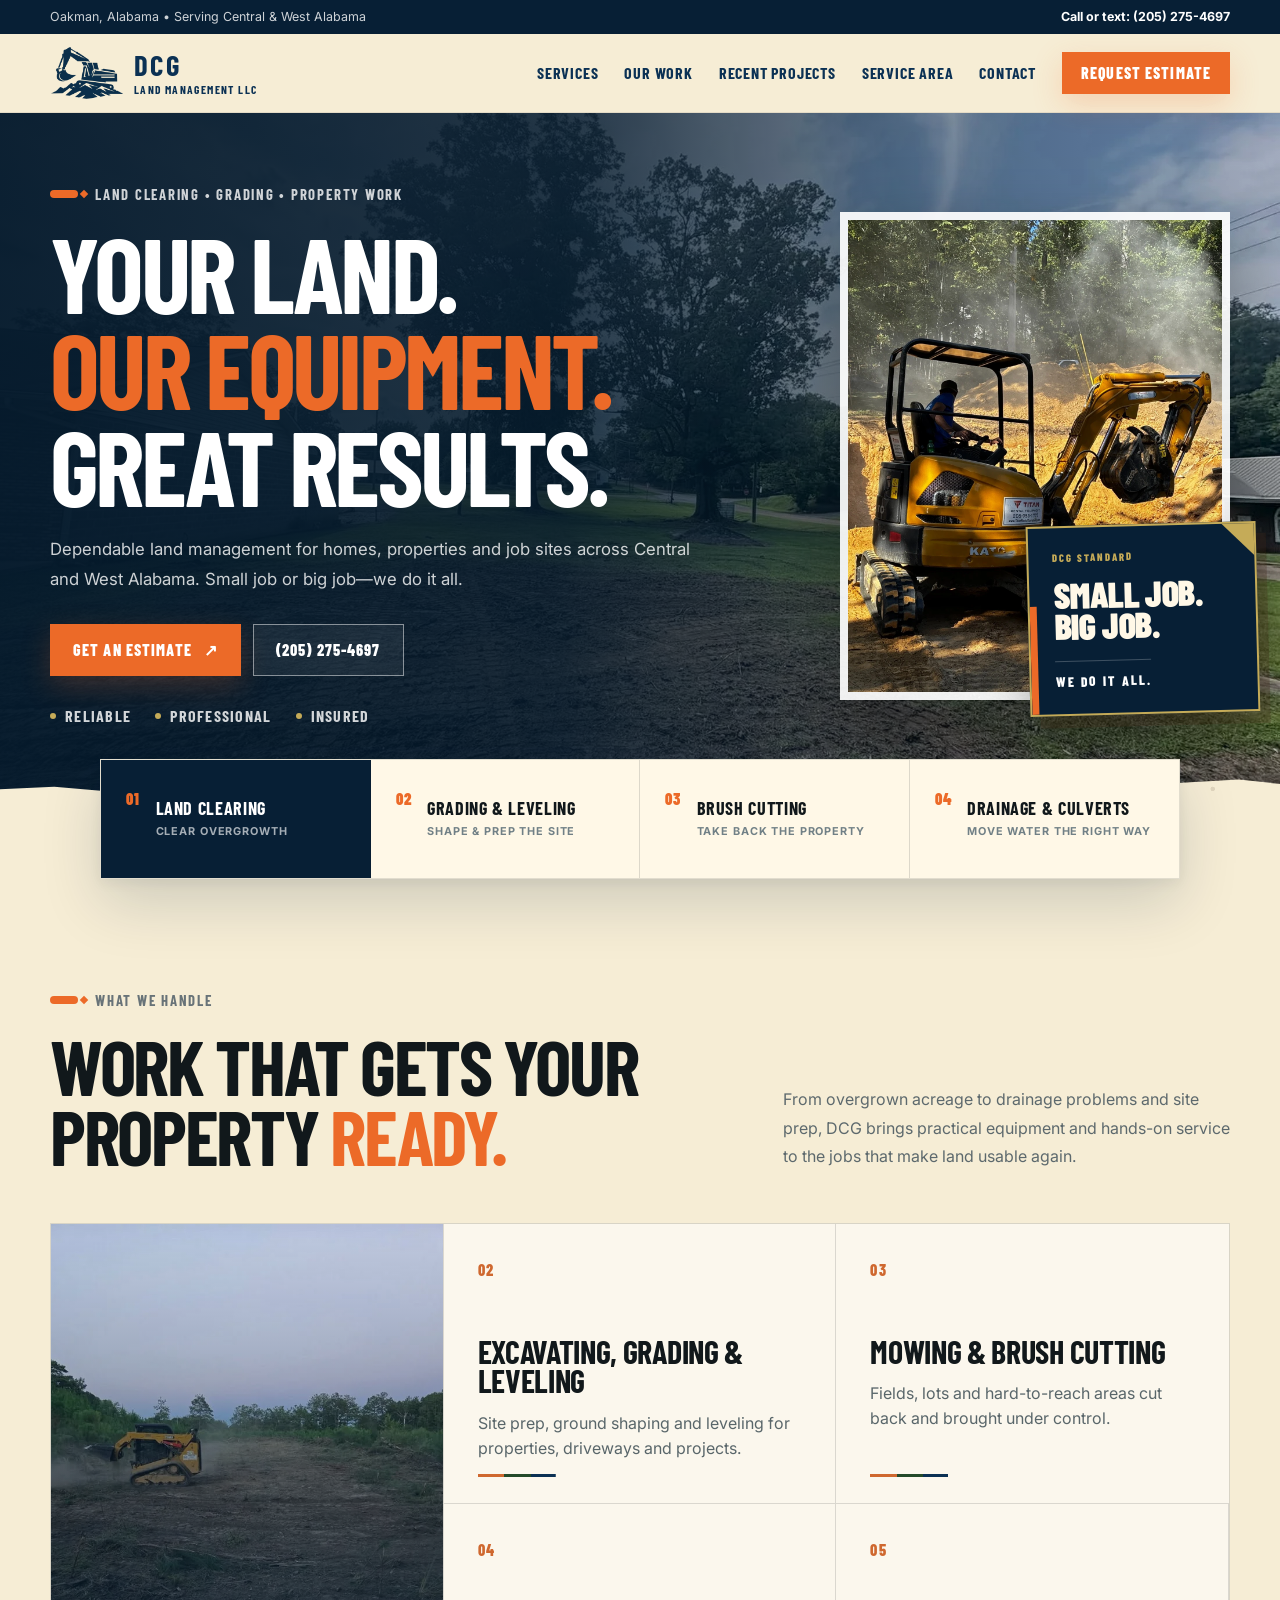
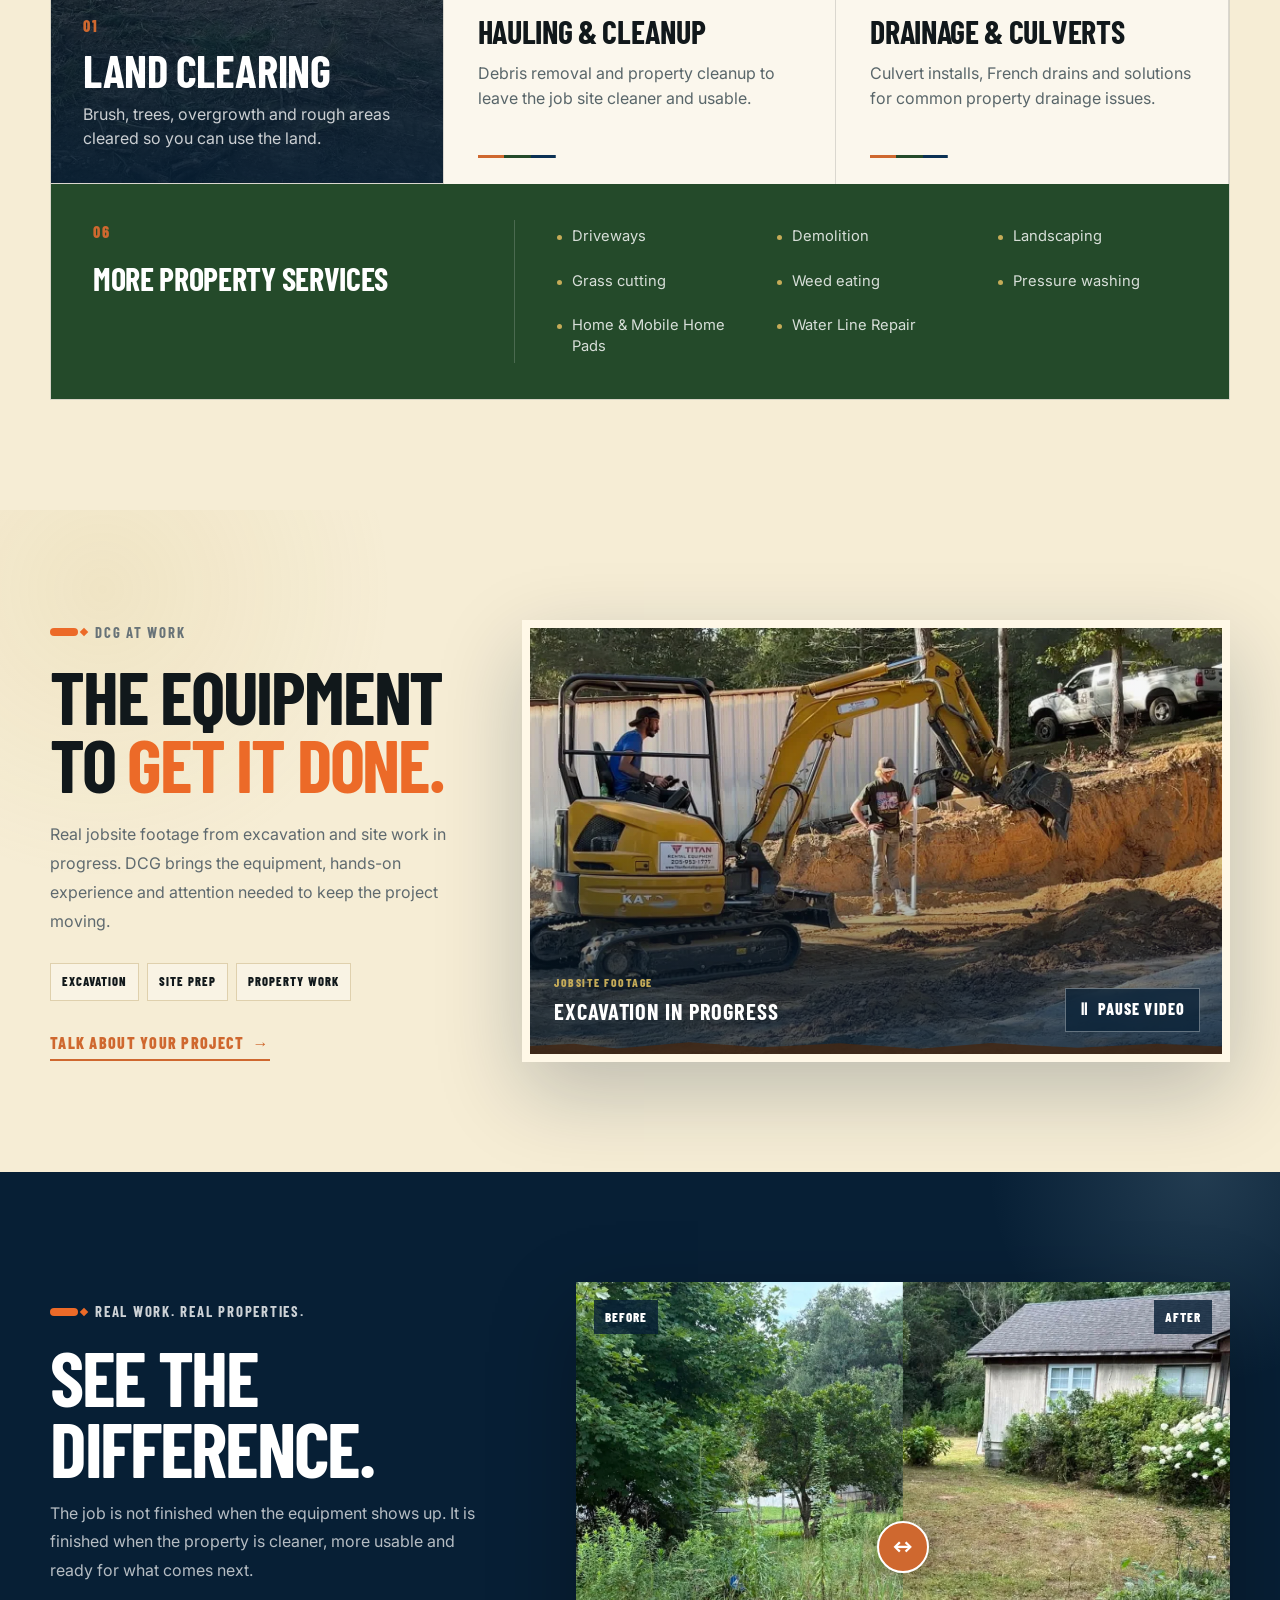
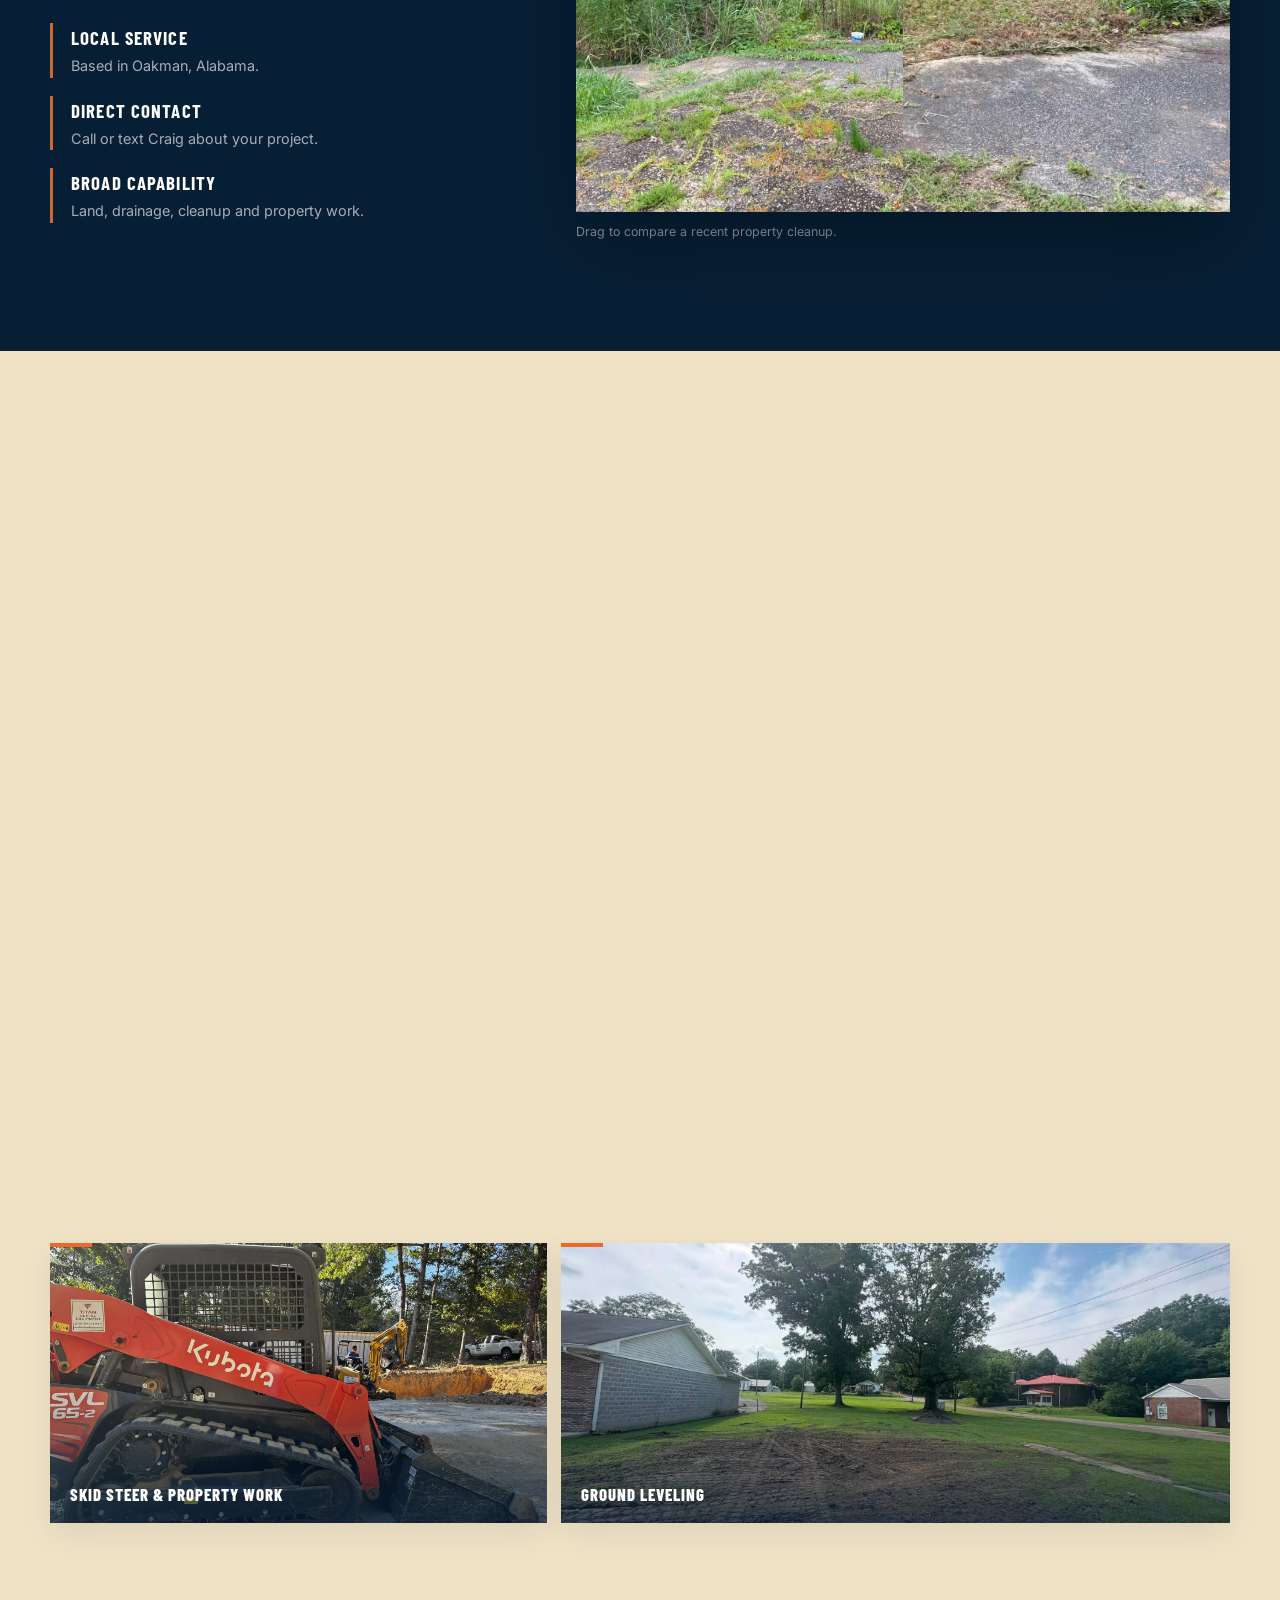
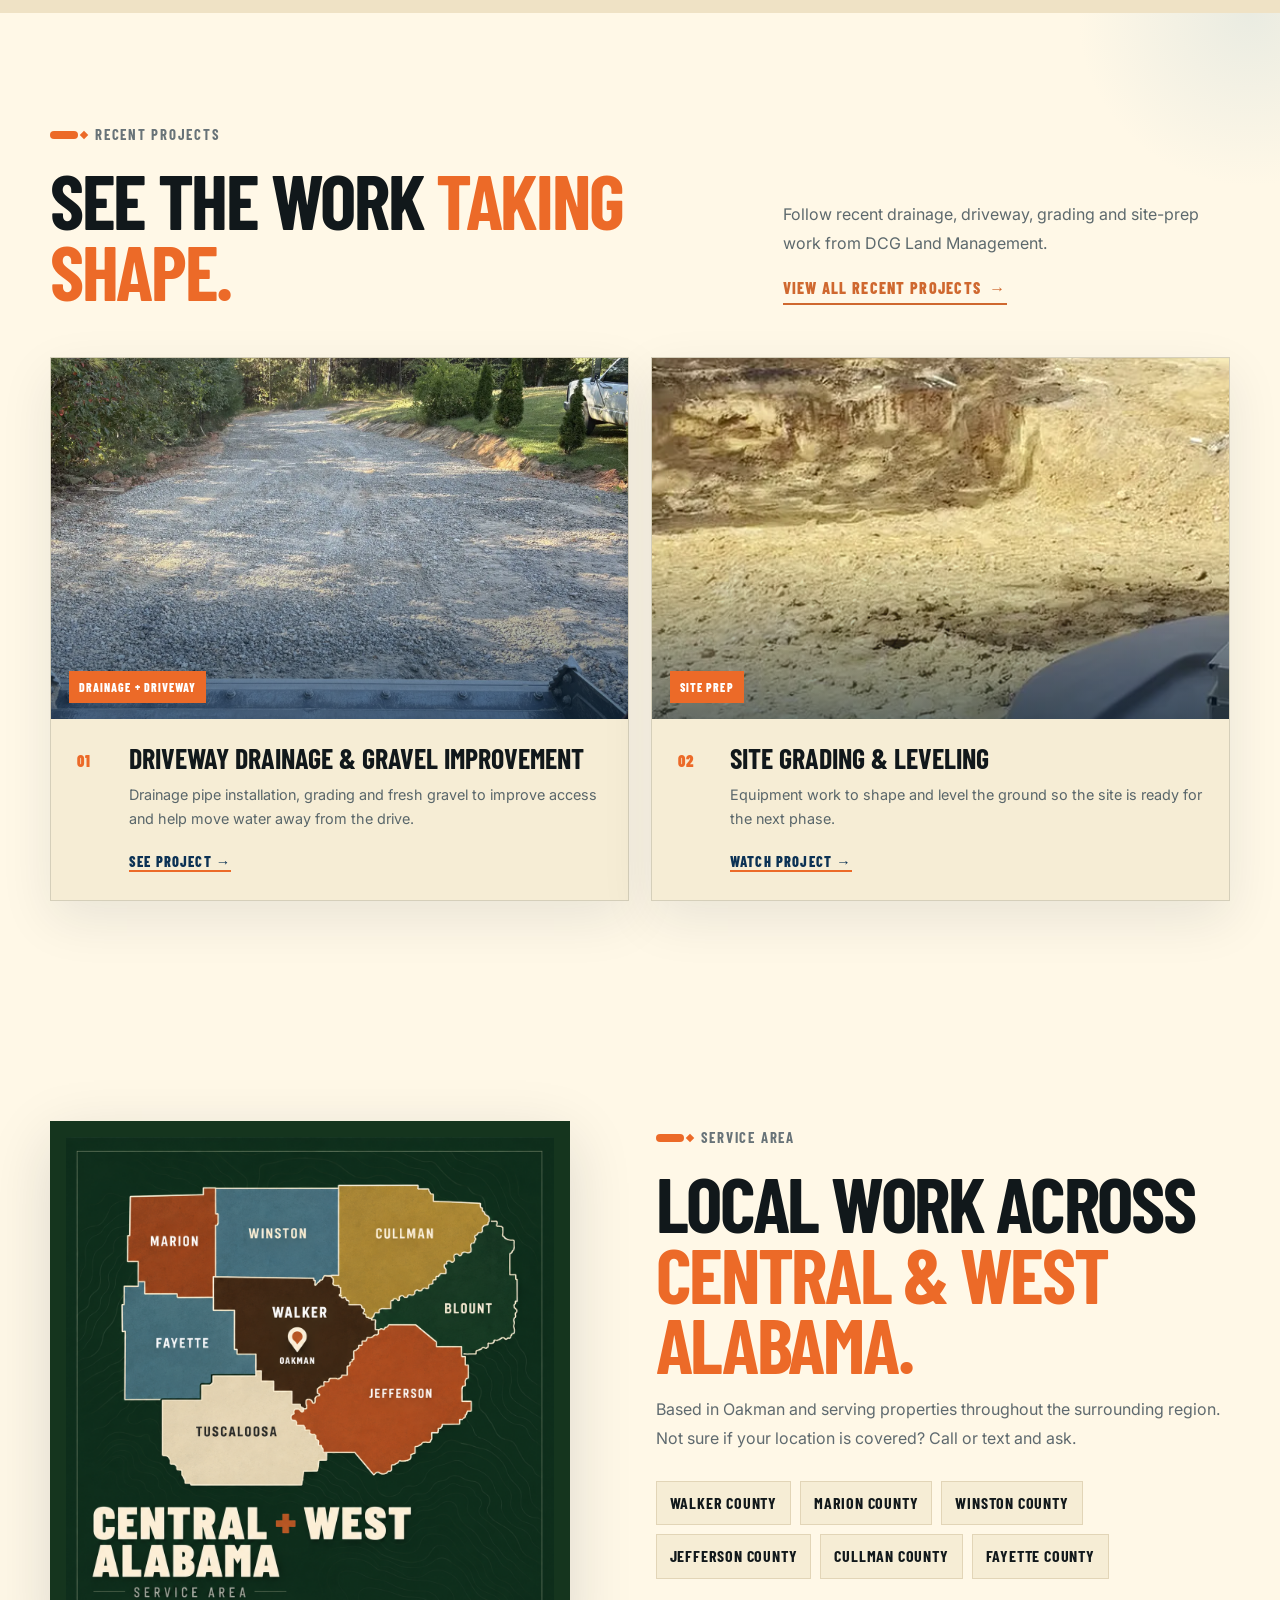
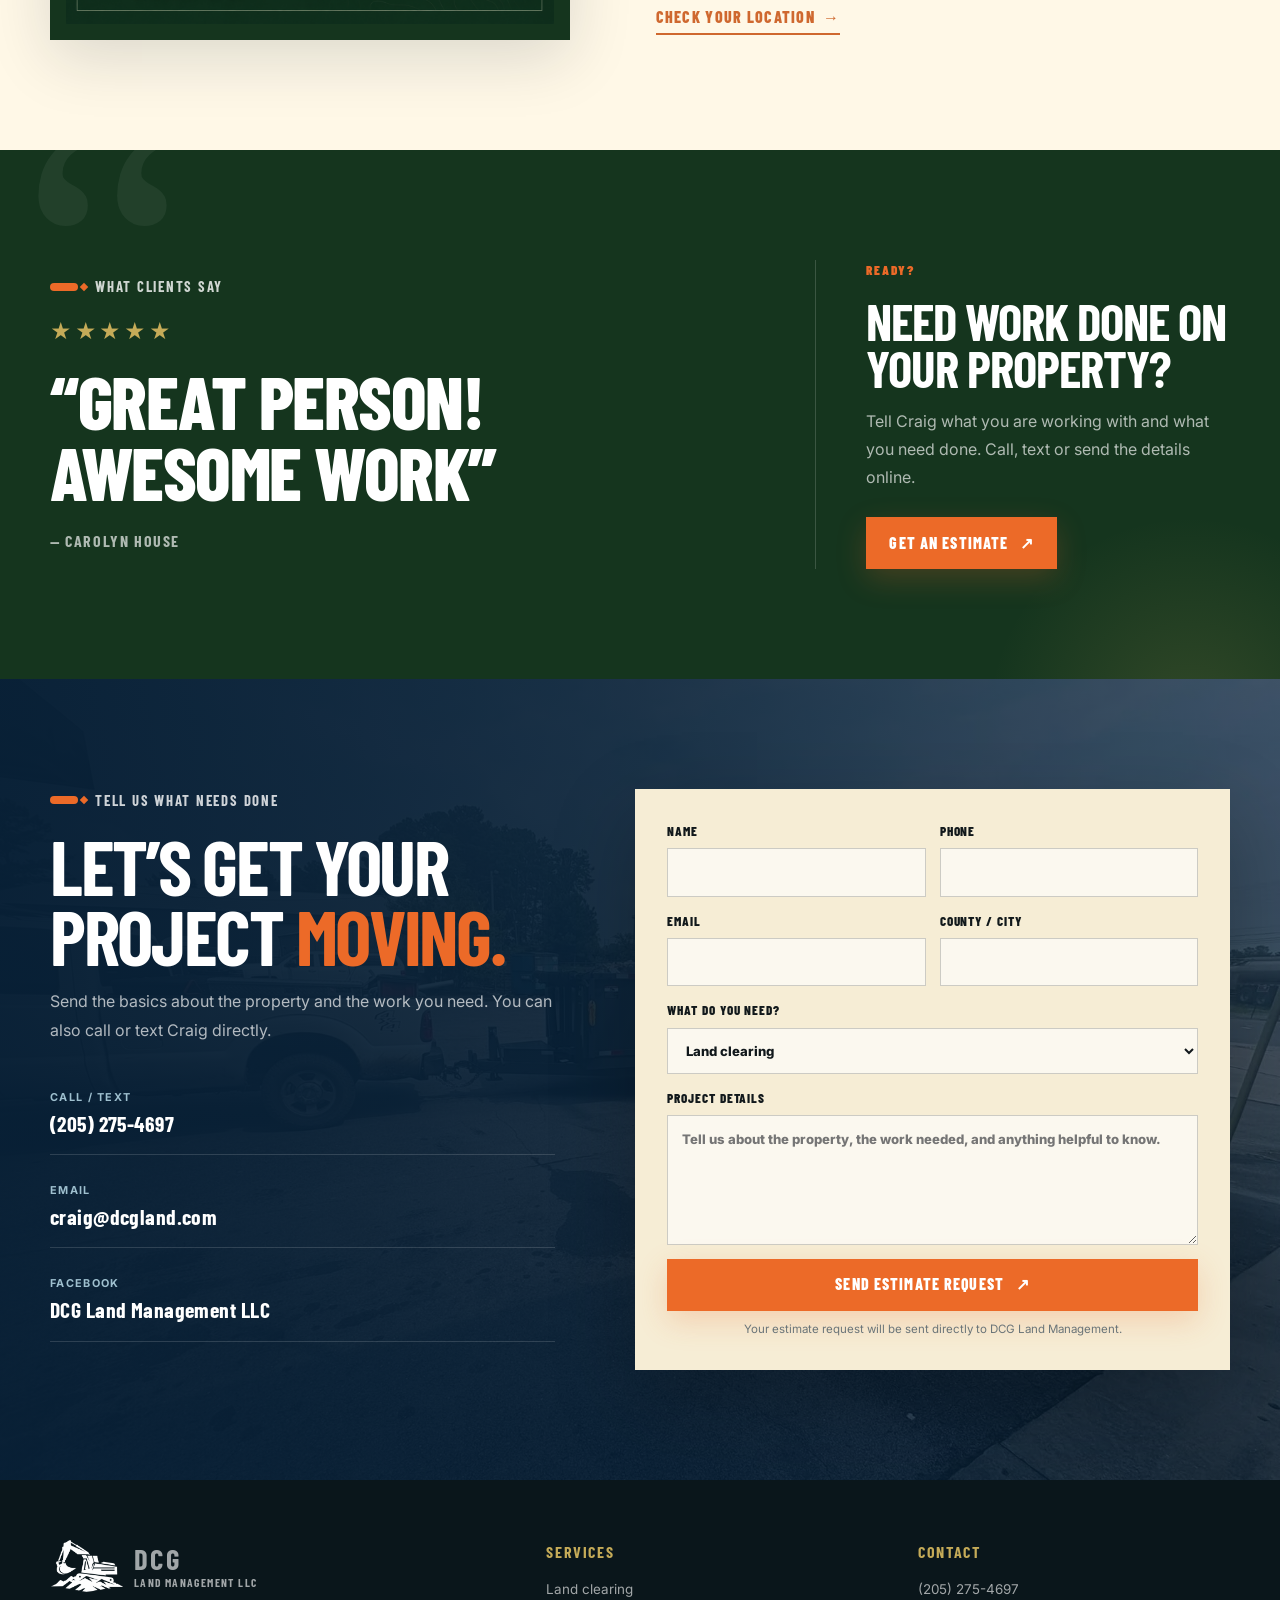
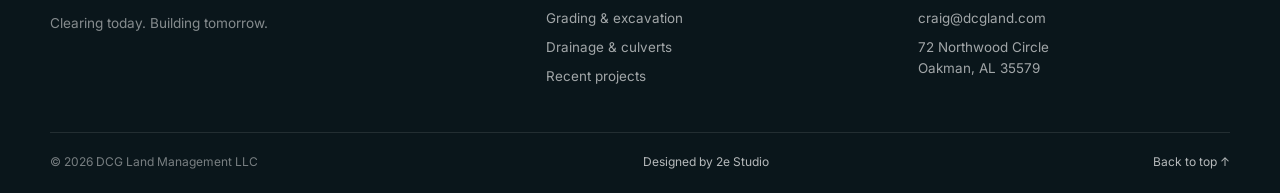
<file: index.html>
<!doctype html>
<html lang="en">
<head>
  <meta charset="utf-8" />
  <meta name="viewport" content="width=device-width, initial-scale=1" />
  <title>DCG Land Management LLC | Land Clearing & Excavation in Oakman, AL</title>
  <meta name="description" content="DCG Land Management LLC provides land clearing, excavating, grading, mowing, brush cutting, drainage, culverts, driveways, demolition and property cleanup across Central and West Alabama." />
  <meta name="theme-color" content="#0b3154" />
  <meta name="robots" content="index,follow,max-image-preview:large" />
  <link rel="canonical" href="https://dcg-land.com/" />
  <link rel="icon" type="image/jpeg" href="assets/favicon.jpg" />
  <link rel="preconnect" href="https://fonts.googleapis.com" />
  <link rel="preconnect" href="https://fonts.gstatic.com" crossorigin />
  <link href="https://fonts.googleapis.com/css2?family=Barlow+Condensed:wght@500;600;700;800;900&family=Inter:wght@400;500;600;700&display=swap" rel="stylesheet" />
  <link rel="stylesheet" href="styles.css" />

<meta property="og:type" content="website" />
<meta property="og:title" content="DCG Land Management LLC | Oakman, Alabama" />
<meta property="og:description" content="Land clearing, excavation, grading, mowing, brush cutting, drainage, hauling and property cleanup across Central and West Alabama." />
<meta property="og:url" content="https://dcg-land.com/" />
<meta property="og:image" content="https://dcg-land.com/assets/dcg-social-share.png" />
<meta property="og:image:alt" content="DCG Land Management LLC - Land Clearing, Excavation, Grading and Drainage" />
<meta property="og:image:width" content="1200" />
<meta property="og:image:height" content="630" />
<meta name="twitter:card" content="summary_large_image" />
<meta name="twitter:title" content="DCG Land Management LLC | Oakman, Alabama" />
<meta name="twitter:description" content="Land clearing, excavation, grading, mowing, brush cutting, drainage, hauling and property cleanup across Central and West Alabama." />
<meta name="twitter:image" content="https://dcg-land.com/assets/dcg-social-share.png" />

  <script type="application/ld+json">
  {
    "@context": "https://schema.org",
    "@type": "HomeAndConstructionBusiness",
    "name": "DCG Land Management LLC",
    "url": "https://dcg-land.com/",
    "telephone": "+1-205-275-4697",
    "email": "craig@dcgland.com",
"image": "https://dcg-land.com/assets/dcg-social-share.png",
    "address": {
      "@type": "PostalAddress",
      "streetAddress": "72 Northwood Circle",
      "addressLocality": "Oakman",
      "addressRegion": "AL",
      "postalCode": "35579",
      "addressCountry": "US"
    },
    "areaServed": [
      "Walker County, Alabama",
      "Marion County, Alabama",
      "Winston County, Alabama",
      "Jefferson County, Alabama",
      "Cullman County, Alabama",
      "Fayette County, Alabama"
    ],
    "sameAs": ["https://www.facebook.com/profile.php?id=61591130584523"],
    "knowsAbout": [
      "Land clearing",
      "Excavating",
      "Grading and leveling",
      "Mowing and brush cutting",
      "Hauling and cleanup",
      "Drainage",
      "Culvert installation",
      "Driveways",
      "Demolition",
      "Landscaping",
      "Pressure washing"
    ]
  }
  </script>
</head>
<body>
  <a class="skip-link" href="#main">Skip to content</a>

  <div class="utility-bar">
    <div class="shell utility-bar__inner">
      <p>Oakman, Alabama <span aria-hidden="true">•</span> Serving Central &amp; West Alabama</p>
      <a href="tel:+12052754697">Call or text: (205) 275-4697</a>
    </div>
  </div>

  <header class="site-header" id="top">
    <div class="shell site-header__inner">
      <a class="brand" href="#top" aria-label="DCG Land Management LLC home">
        <img src="assets/dcg-mark.png" alt="DCG Land Management excavator logo" width="105" height="72" />
        <span class="brand__text"><strong>DCG</strong><small>Land Management LLC</small></span>
      </a>

      <button class="menu-toggle" type="button" aria-expanded="false" aria-controls="site-nav" aria-label="Open menu">
        <span></span><span></span><span></span>
      </button>

      <nav class="site-nav" id="site-nav" aria-label="Main navigation">
        <a href="#services">Services</a>
        <a href="#work">Our Work</a>
        <a href="projects.html">Recent Projects</a>
        <a href="#areas">Service Area</a>
        <a href="#contact">Contact</a>
        <a class="button button--small button--orange" href="#contact">Request Estimate</a>
      </nav>
    </div>
  </header>

  <main id="main">
    <section class="hero">
      <div class="hero__photo" aria-hidden="true"></div>
      <div class="hero__shade" aria-hidden="true"></div>
      <div class="shell hero__grid">
        <div class="hero__copy reveal">
          <p class="eyebrow"><span></span> Land clearing • grading • property work</p>
          <h1>Your land.<br /><em>Our equipment.</em><br />Great results.</h1>
          <p class="hero__lede">Dependable land management for homes, properties and job sites across Central and West Alabama. Small job or big job—we do it all.</p>
          <div class="hero__actions">
            <a class="button button--orange" href="#contact">Get an Estimate <span aria-hidden="true">↗</span></a>
            <a class="button button--ghost" href="tel:+12052754697">(205) 275-4697</a>
          </div>
          <div class="hero__trust" aria-label="Business highlights">
            <span>Reliable</span><span>Professional</span><span>Insured</span>
          </div>
        </div>

        <div class="hero-card reveal">
          <div class="hero-card__image">
            <img src="assets/usingtractor.webp" alt="Excavating equipment working on a wooded property" width="1536" height="2048" />
          </div>
          <div class="hero-card__placard">
  <span class="hero-card__placard-kicker">DCG STANDARD</span>

  <strong>
    SMALL JOB.<br />
    BIG JOB.
  </strong>

  <span class="hero-card__placard-bottom">
    WE DO IT ALL.
  </span>
</div>
        </div>
      </div>
      <div class="hero__edge" aria-hidden="true"></div>
    </section>

    <section class="quick-strip" aria-label="Quick service summary">
      <div class="quick-strip__grid">
        <a class="quick-service quick-service--featured" href="#services">
          <span class="quick-service__number">01</span>
          <span class="quick-service__copy">
            <strong>Land Clearing</strong>
            <small>Clear overgrowth</small>
          </span>
        </a>
        <a class="quick-service" href="#services">
          <span class="quick-service__number">02</span>
          <span class="quick-service__copy">
            <strong>Grading &amp; Leveling</strong>
            <small>Shape &amp; prep the site</small>
          </span>
        </a>
        <a class="quick-service" href="#services">
          <span class="quick-service__number">03</span>
          <span class="quick-service__copy">
            <strong>Brush Cutting</strong>
            <small>Take back the property</small>
          </span>
        </a>
        <a class="quick-service" href="#services">
          <span class="quick-service__number">04</span>
          <span class="quick-service__copy">
            <strong>Drainage &amp; Culverts</strong>
            <small>Move water the right way</small>
          </span>
        </a>
      </div>
    </section>

    <section class="section section--cream" id="services">
      <div class="shell">
        <div class="section-heading section-heading--split reveal">
          <div>
            <p class="eyebrow eyebrow--dark"><span></span> What we handle</p>
            <h2>Work that gets your property <em>ready.</em></h2>
          </div>
          <p>From overgrown acreage to drainage problems and site prep, DCG brings practical equipment and hands-on service to the jobs that make land usable again.</p>
        </div>

        <div class="service-grid">
          <article class="service-card service-card--feature reveal">
            <img src="assets/landcleartractor.webp" alt="Equipment clearing an overgrown property" loading="lazy" width="720" height="960" />
            <div class="service-card__overlay"></div>
            <div class="service-card__body">
              <span class="service-card__number">01</span>
              <h3>Land Clearing</h3>
              <p>Brush, trees, overgrowth and rough areas cleared so you can use the land.</p>
            </div>
          </article>

          <article class="service-card reveal">
            <span class="service-card__number">02</span>
            <h3>Excavating, Grading &amp; Leveling</h3>
            <p>Site prep, ground shaping and leveling for properties, driveways and projects.</p>
            <span class="service-card__line"></span>
          </article>

          <article class="service-card reveal">
            <span class="service-card__number">03</span>
            <h3>Mowing &amp; Brush Cutting</h3>
            <p>Fields, lots and hard-to-reach areas cut back and brought under control.</p>
            <span class="service-card__line"></span>
          </article>

          <article class="service-card reveal">
            <span class="service-card__number">04</span>
            <h3>Hauling &amp; Cleanup</h3>
            <p>Debris removal and property cleanup to leave the job site cleaner and usable.</p>
            <span class="service-card__line"></span>
          </article>

          <article class="service-card reveal">
            <span class="service-card__number">05</span>
            <h3>Drainage &amp; Culverts</h3>
            <p>Culvert installs, French drains and solutions for common property drainage issues.</p>
            <span class="service-card__line"></span>
          </article>

          <article class="service-card service-card--list reveal">
            <span class="service-card__number">06</span>
            <h3>More Property Services</h3>
            <ul>
              <li>Driveways</li>
              <li>Demolition</li>
              <li>Landscaping</li>
              <li>Grass cutting</li>
              <li>Weed eating</li>
              <li>Pressure washing</li>
              <li>Home & Mobile Home Pads</li>
              <li>Water Line Repair</li>
            </ul>
          </article>
        </div>
      </div>
    </section>

    <section class="section jobsite-feature" id="work">
      <div class="shell jobsite-feature__grid">
        <div class="jobsite-feature__copy reveal">
          <p class="eyebrow eyebrow--dark"><span></span> DCG at work</p>
          <h2>The equipment to <em>get it done.</em></h2>
          <p>Real jobsite footage from excavation and site work in progress. DCG brings the equipment, hands-on experience and attention needed to keep the project moving.</p>
          <div class="jobsite-feature__tags" aria-label="Work shown">
            <span>Excavation</span>
            <span>Site prep</span>
            <span>Property work</span>
          </div>
          <a class="text-link" href="#contact">Talk about your project <span aria-hidden="true">→</span></a>
        </div>

        <div class="jobsite-media reveal">
          <div class="jobsite-media__frame">
            <video class="jobsite-video" data-jobsite-video muted loop playsinline preload="metadata" poster="assets/excavator-digging-poster.webp" aria-label="Excavator digging at a DCG Land Management jobsite">
              <source src="assets/excavator-digging.mp4" type="video/mp4" />
              Your browser does not support embedded video.
            </video>
            <div class="jobsite-media__shade" aria-hidden="true"></div>
            <div class="jobsite-media__label">
              <span>Jobsite footage</span>
              <strong>Excavation in progress</strong>
            </div>
            <button class="jobsite-media__toggle" type="button" data-video-toggle aria-label="Play jobsite video">
              <span aria-hidden="true">▶</span>
              <span data-video-toggle-text>Play video</span>
            </button>
            <div class="jobsite-media__edge" aria-hidden="true"></div>
          </div>
        </div>
      </div>
    </section>

    <section class="section section--ink" id="results">
      <div class="shell work-grid">
        <div class="work-copy reveal">
          <p class="eyebrow"><span></span> Real work. Real properties.</p>
          <h2>See the difference.</h2>
          <p>The job is not finished when the equipment shows up. It is finished when the property is cleaner, more usable and ready for what comes next.</p>
          <div class="work-points">
            <div><strong>Local service</strong><span>Based in Oakman, Alabama.</span></div>
            <div><strong>Direct contact</strong><span>Call or text Craig about your project.</span></div>
            <div><strong>Broad capability</strong><span>Land, drainage, cleanup and property work.</span></div>
          </div>
        </div>

        <div class="before-after reveal" data-before-after>
          <div class="before-after__frame">
            <img class="before-after__img before-after__img--after" src="assets/after.webp" alt="Property after cleanup work" loading="lazy" width="1536" height="2048" />
            <img class="before-after__img before-after__img--before" src="assets/before.webp" alt="Property before cleanup work" loading="lazy" width="2048" height="1536" />
            <span class="before-after__label before-after__label--before">Before</span>
            <span class="before-after__label before-after__label--after">After</span>
            <div class="before-after__handle" aria-hidden="true"><span>↔</span></div>
            <input class="before-after__range" type="range" min="0" max="100" value="50" aria-label="Compare before and after photos" />
          </div>
          <p>Drag to compare a recent property cleanup.</p>
        </div>
      </div>
    </section>

    <section class="section section--linen gallery-section">
      <div class="shell">
        <div class="section-heading reveal">
          <p class="eyebrow eyebrow--dark"><span></span> On the job</p>
          <h2>Built on hard work.<br /><em>Driven by results.</em></h2>
        </div>

        <div class="gallery-grid gallery-grid--jobsite">
          <figure class="gallery-card gallery-card--wide reveal">
            <img src="assets/excavation-jobsite.webp" alt="Deep excavation and site preparation work by DCG Land Management" loading="lazy" width="1800" height="1350" />
            <figcaption>Deep excavation &amp; site prep</figcaption>
          </figure>
          <figure class="gallery-card reveal">
            <img src="assets/concrete-cutting.webp" alt="Concrete cutting during a DCG Land Management job" loading="lazy" width="1800" height="1350" />
            <figcaption>Concrete cutting</figcaption>
          </figure>
          <figure class="gallery-card reveal">
            <img src="assets/mini-excavator.webp" alt="Mini excavator positioned at an active excavation site" loading="lazy" width="1800" height="1350" />
            <figcaption>Equipment ready for the job</figcaption>
          </figure>
          <figure class="gallery-card gallery-card--wide reveal">
            <img src="assets/construction.webp" alt="Interior constructions on DCG Land Management jobsite" loading="lazy" width="1800" height="1350" />
            <figcaption>Construction in progress</figcaption>
          </figure>
          <figure class="gallery-card reveal">
            <img src="assets/skid-steer-equipment.webp" alt="Skid steer equipment used for land and site work" loading="lazy" width="1800" height="1350" />
            <figcaption>Skid steer &amp; property work</figcaption>
          </figure>
          <figure class="gallery-card gallery-card--wide reveal">
            <img src="assets/groundlevel.webp" alt="Fully leveled property ready for the next phase of work" loading="lazy" width="1800" height="1350" />
            <figcaption>Ground Leveling</figcaption>
          </figure>
        </div>
      </div>
    </section>


<section class="section recent-projects-home" id="recent-projects" aria-labelledby="recent-projects-heading">
  <div class="shell">
    <div class="section-heading section-heading--split reveal">
      <div>
        <p class="eyebrow eyebrow--dark"><span></span> Recent projects</p>
        <h2 id="recent-projects-heading">See the work <em>taking shape.</em></h2>
      </div>
      <div class="recent-projects-home__intro">
        <p>Follow recent drainage, driveway, grading and site-prep work from DCG Land Management.</p>
        <a class="text-link" href="projects.html">View all recent projects <span aria-hidden="true">→</span></a>
      </div>
    </div>

    <div class="recent-projects-grid">
      <a class="recent-project-card reveal" href="projects.html#driveway-drainage">
        <div class="recent-project-card__media">
          <img src="assets/projects/0868.webp" alt="Fresh gravel covering a recently improved driveway after drainage work" loading="lazy" width="1600" height="1200" />
          <span class="recent-project-card__tag">Drainage + Driveway</span>
        </div>
        <div class="recent-project-card__body">
          <span class="recent-project-card__number">01</span>
          <div>
            <h3>Driveway Drainage &amp; Gravel Improvement</h3>
            <p>Drainage pipe installation, grading and fresh gravel to improve access and help move water away from the drive.</p>
            <span class="recent-project-card__link">See project <span aria-hidden="true">→</span></span>
          </div>
        </div>
      </a>

      <a class="recent-project-card reveal" href="projects.html#site-grading">
        <div class="recent-project-card__media">
          <img src="assets/projects/grading-video-poster.webp" alt="Equipment grading and leveling an open work site" loading="lazy" width="720" height="405" />
          <span class="recent-project-card__tag">Site Prep</span>
        </div>
        <div class="recent-project-card__body">
          <span class="recent-project-card__number">02</span>
          <div>
            <h3>Site Grading &amp; Leveling</h3>
            <p>Equipment work to shape and level the ground so the site is ready for the next phase.</p>
            <span class="recent-project-card__link">Watch project <span aria-hidden="true">→</span></span>
          </div>
        </div>
      </a>
    </div>
  </div>
</section>

    <section class="section service-area" id="areas">
      <div class="shell service-area__grid">
        <div class="service-area__map-card reveal">
  <img
    src="assets/service-area-map.png"
    alt="DCG Land Management service area map showing Walker, Marion, Winston, Cullman, Blount, Fayette, Tuscaloosa, and Jefferson counties with Oakman marked in Walker County"
    class="service-area__map-image"
    loading="lazy"
    width="1254"
    height="1254"
  />
</div>

        <div class="service-area__copy reveal">
          <p class="eyebrow eyebrow--dark"><span></span> Service area</p>
          <h2>Local work across <em>Central &amp; West Alabama.</em></h2>
          <p>Based in Oakman and serving properties throughout the surrounding region. Not sure if your location is covered? Call or text and ask.</p>
          <div class="county-list" aria-label="Counties served">
            <span>Walker County</span>
            <span>Marion County</span>
            <span>Winston County</span>
            <span>Jefferson County</span>
            <span>Cullman County</span>
            <span>Fayette County</span>
          </div>
          <a class="text-link" href="tel:+12052754697">Check your location <span aria-hidden="true">→</span></a>
        </div>
      </div>
    </section>

    <section class="section review-section" aria-labelledby="review-heading">
      <div class="review-section__mark" aria-hidden="true">“</div>
      <div class="shell review-grid">
        <div class="review-quote reveal">
          <p class="eyebrow"><span></span> What clients say</p>
          <div class="review-stars" aria-label="5 out of 5 stars">
            <span aria-hidden="true">★★★★★</span>
          </div>
          <blockquote id="review-heading">“Great Person! Awesome work”</blockquote>
          <cite>— Carolyn House</cite>
        </div>

        <div class="review-cta reveal">
          <span class="review-cta__number">READY?</span>
          <h2>Need work done on your property?</h2>
          <p>Tell Craig what you are working with and what you need done. Call, text or send the details online.</p>
          <a class="button button--orange" href="#contact">Get an Estimate <span aria-hidden="true">↗</span></a>
        </div>
      </div>
    </section>

    <section class="section contact-section" id="contact">
      <div class="contact-section__photo" aria-hidden="true"></div>
      <div class="contact-section__shade" aria-hidden="true"></div>
      <div class="shell contact-grid">
        <div class="contact-copy reveal">
          <p class="eyebrow"><span></span> Tell us what needs done</p>
          <h2>Let’s get your project <em>moving.</em></h2>
          <p>Send the basics about the property and the work you need. You can also call or text Craig directly.</p>
          <div class="contact-links">
            <a href="tel:+12052754697"><small>Call / Text</small><strong>(205) 275-4697</strong></a>
            <a href="mailto:craig@dcgland.com"><small>Email</small><strong>craig@dcgland.com</strong></a>
            <a href="https://www.facebook.com/profile.php?id=61591130584523" target="_blank" rel="noopener noreferrer"><small>Facebook</small><strong>DCG Land Management LLC</strong></a>
          </div>
        </div>

        <form class="estimate-form reveal" id="estimate-form" action="https://formspree.io/f/xwlvkjdz" method="POST">
          <input type="hidden" name="_subject" value="New DCG Land Management estimate request" />
          <input type="text" name="_gotcha" class="form-honeypot" tabindex="-1" autocomplete="off" aria-hidden="true" />
          <div class="form-row">
            <label>Name<input type="text" name="name" autocomplete="name" required /></label>
            <label>Phone<input type="tel" name="phone" autocomplete="tel" required /></label>
          </div>
          <div class="form-row">
            <label>Email<input type="email" name="email" autocomplete="email" /></label>
            <label>County / City<input type="text" name="location" autocomplete="address-level2" /></label>
          </div>
          <label>What do you need?
            <select name="service">
              <option>Land clearing</option>
              <option>Excavating / grading</option>
              <option>Mowing / brush cutting</option>
              <option>Hauling / cleanup</option>
              <option>Drainage / culvert work</option>
              <option>Driveway / demolition / other</option>
            </select>
          </label>
          <label>Project details<textarea name="message" rows="5" placeholder="Tell us about the property, the work needed, and anything helpful to know."></textarea></label>
          <button class="button button--orange button--full" type="submit">Send Estimate Request <span aria-hidden="true">↗</span></button>
          <p class="form-note" id="form-status" role="status" aria-live="polite">Your estimate request will be sent directly to DCG Land Management.</p>
        </form>
      </div>
    </section>
  </main>

  <footer class="site-footer">
    <div class="shell footer-grid">
      <div class="footer-brand">
        <a class="brand brand--footer" href="#top">
          <img src="assets/dcg-mark.png" alt="" width="98" height="67" />
          <span class="brand__text"><strong>DCG</strong><small>Land Management LLC</small></span>
        </a>
        <p>Clearing today. Building tomorrow.</p>
      </div>
      <div>
        <strong>Services</strong>
        <a href="#services">Land clearing</a>
        <a href="#services">Grading &amp; excavation</a>
        <a href="#services">Drainage &amp; culverts</a>
        <a href="projects.html">Recent projects</a>
      </div>
      <div>
        <strong>Contact</strong>
        <a href="tel:+12052754697">(205) 275-4697</a>
        <a href="mailto:craig@dcgland.com">craig@dcgland.com</a>
        <span>72 Northwood Circle<br />Oakman, AL 35579</span>
      </div>
    </div>
    <div class="shell footer-bottom">
      <span>© <span id="year"></span> DCG Land Management LLC</span>
      <a href="https://www.jessie2e.com" target="_blank" rel="noopener noreferrer">Designed by 2e Studio</a>
      <a href="#top">Back to top ↑</a>
    </div>
  </footer>

  <script src="script.js" defer></script>
</body>
</html>
</file>
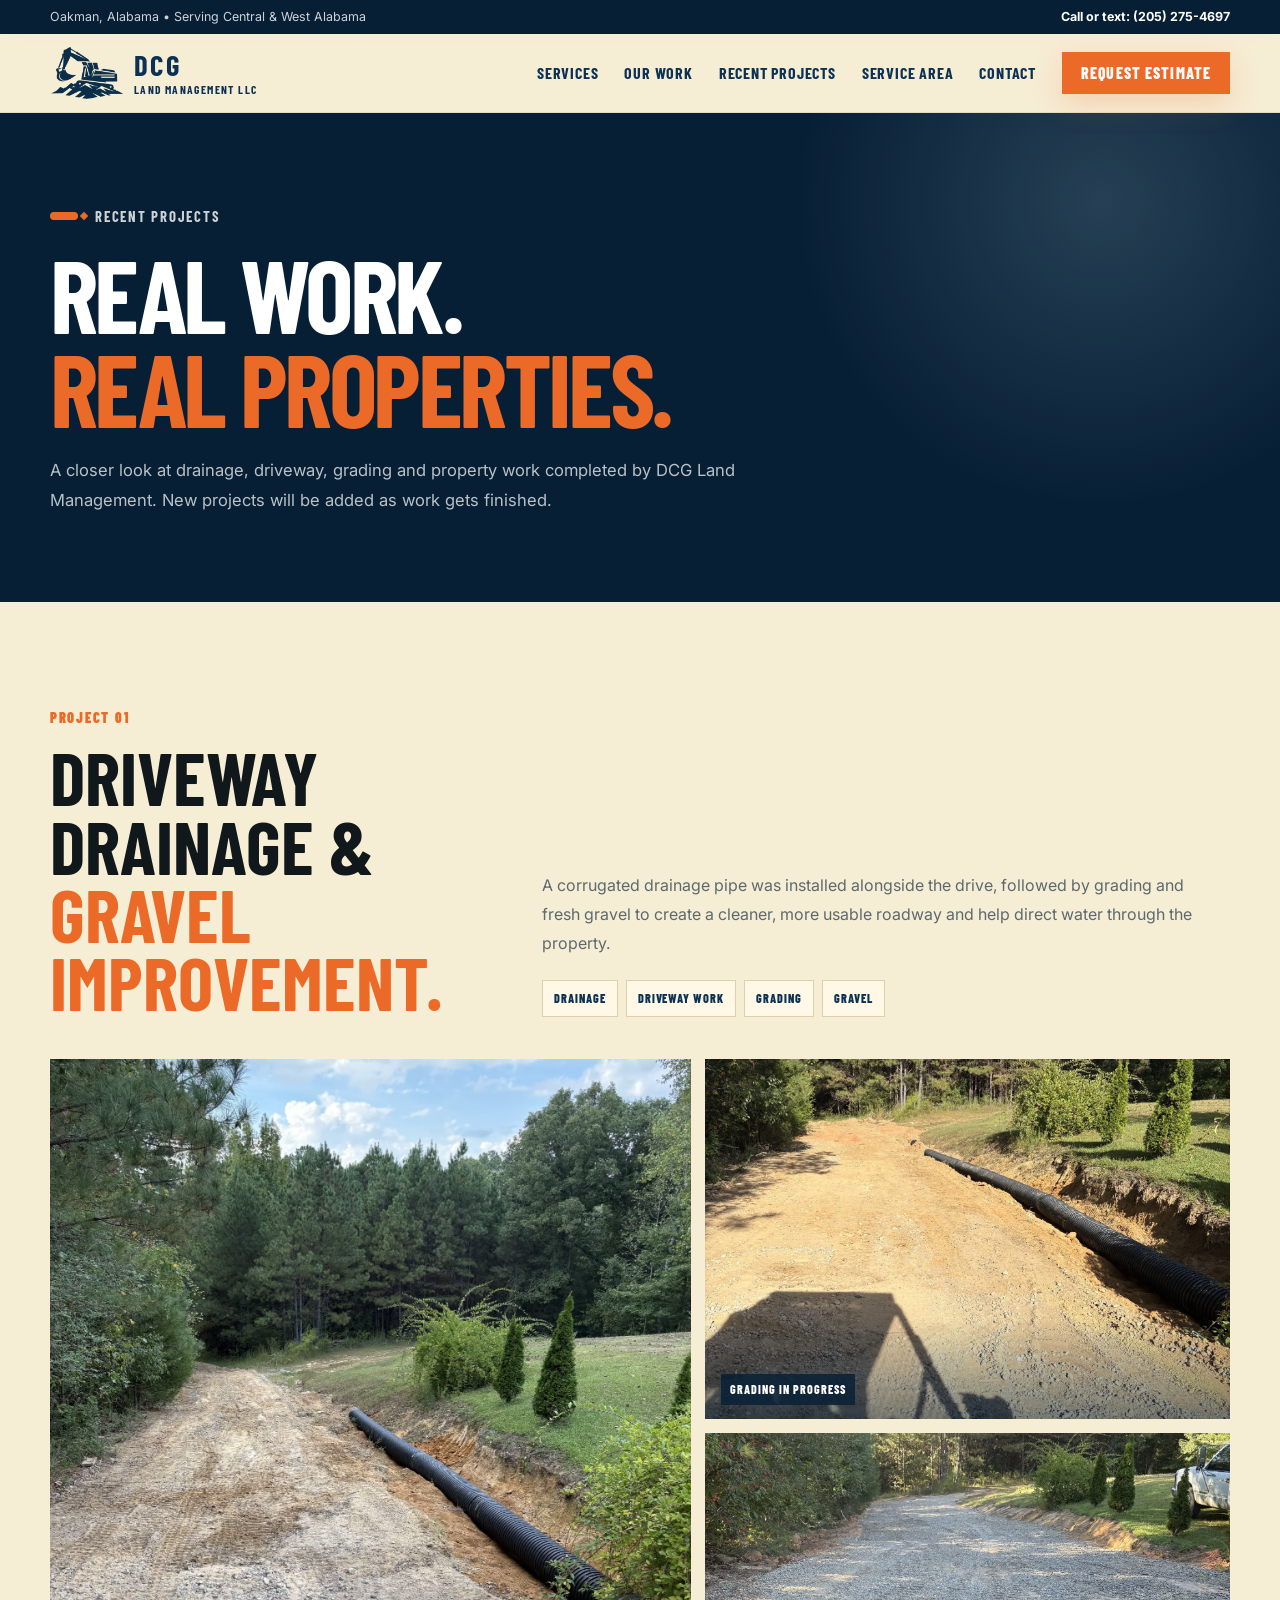
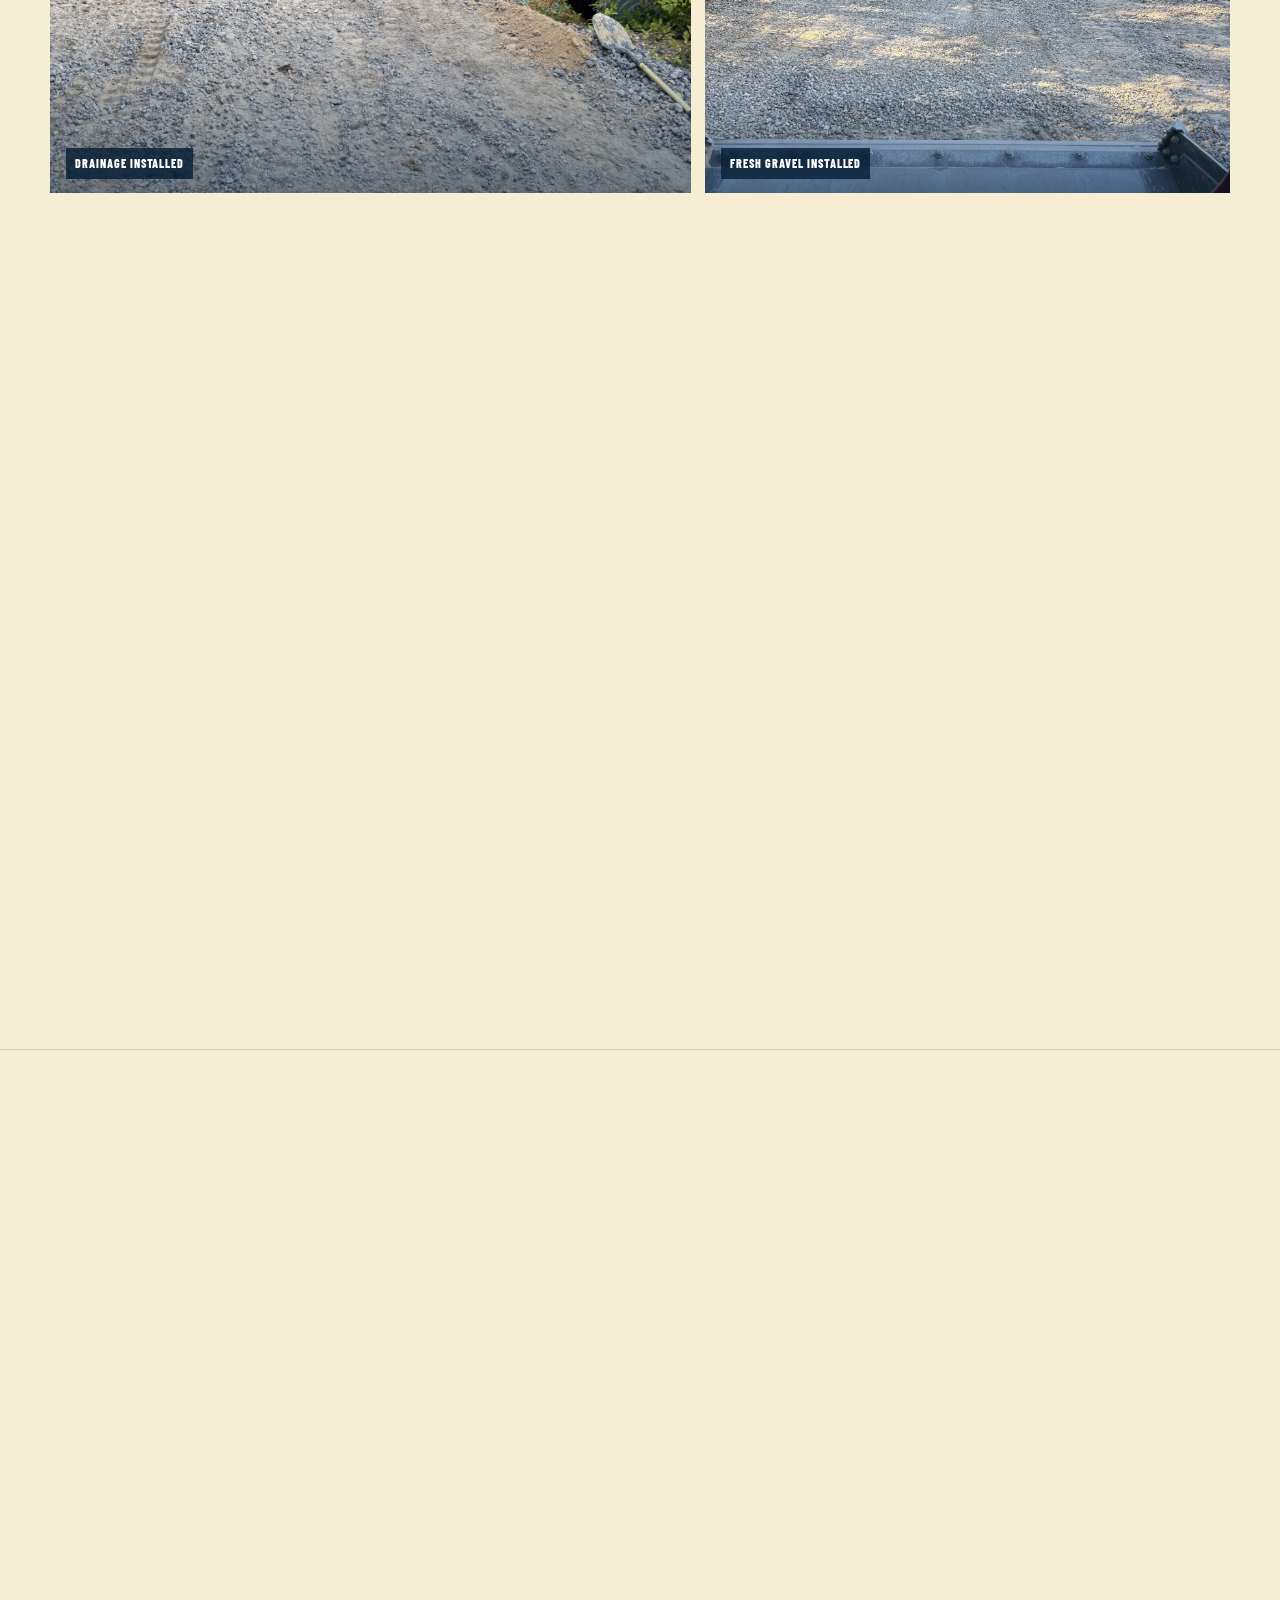
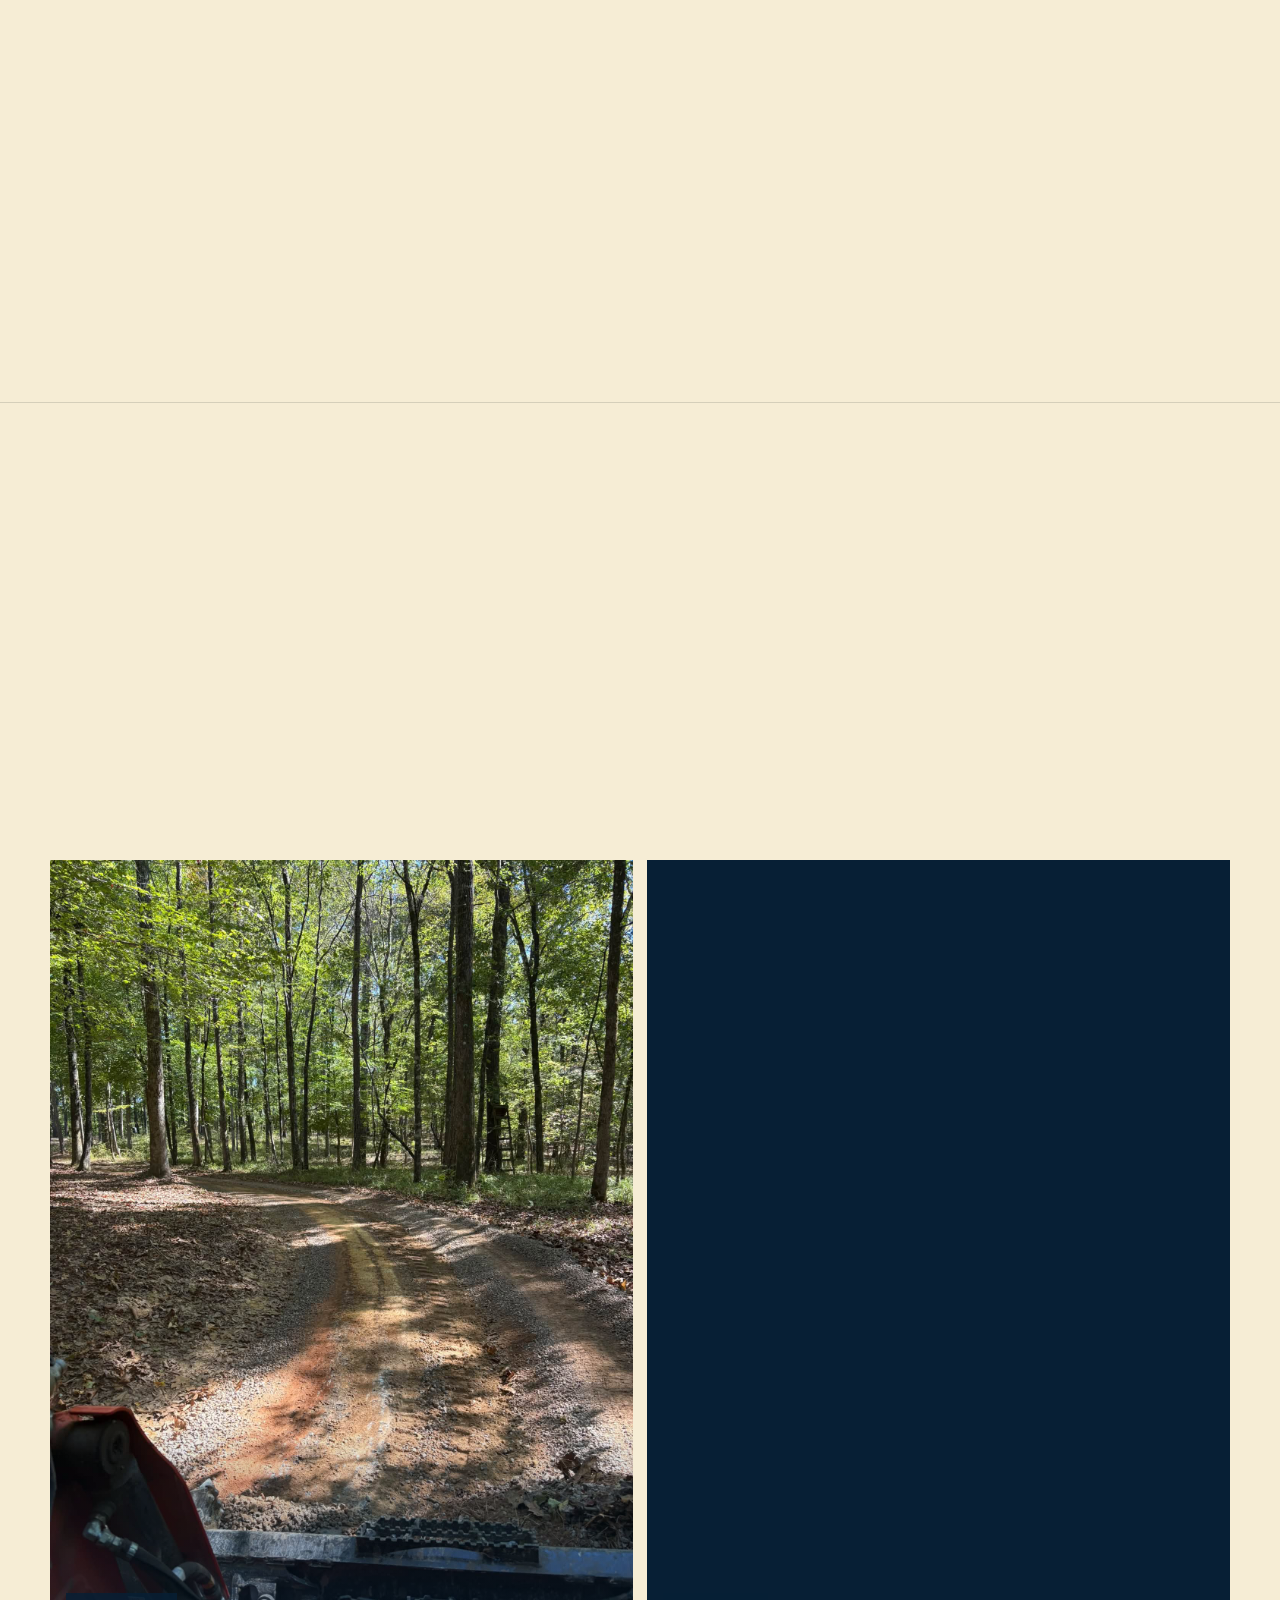
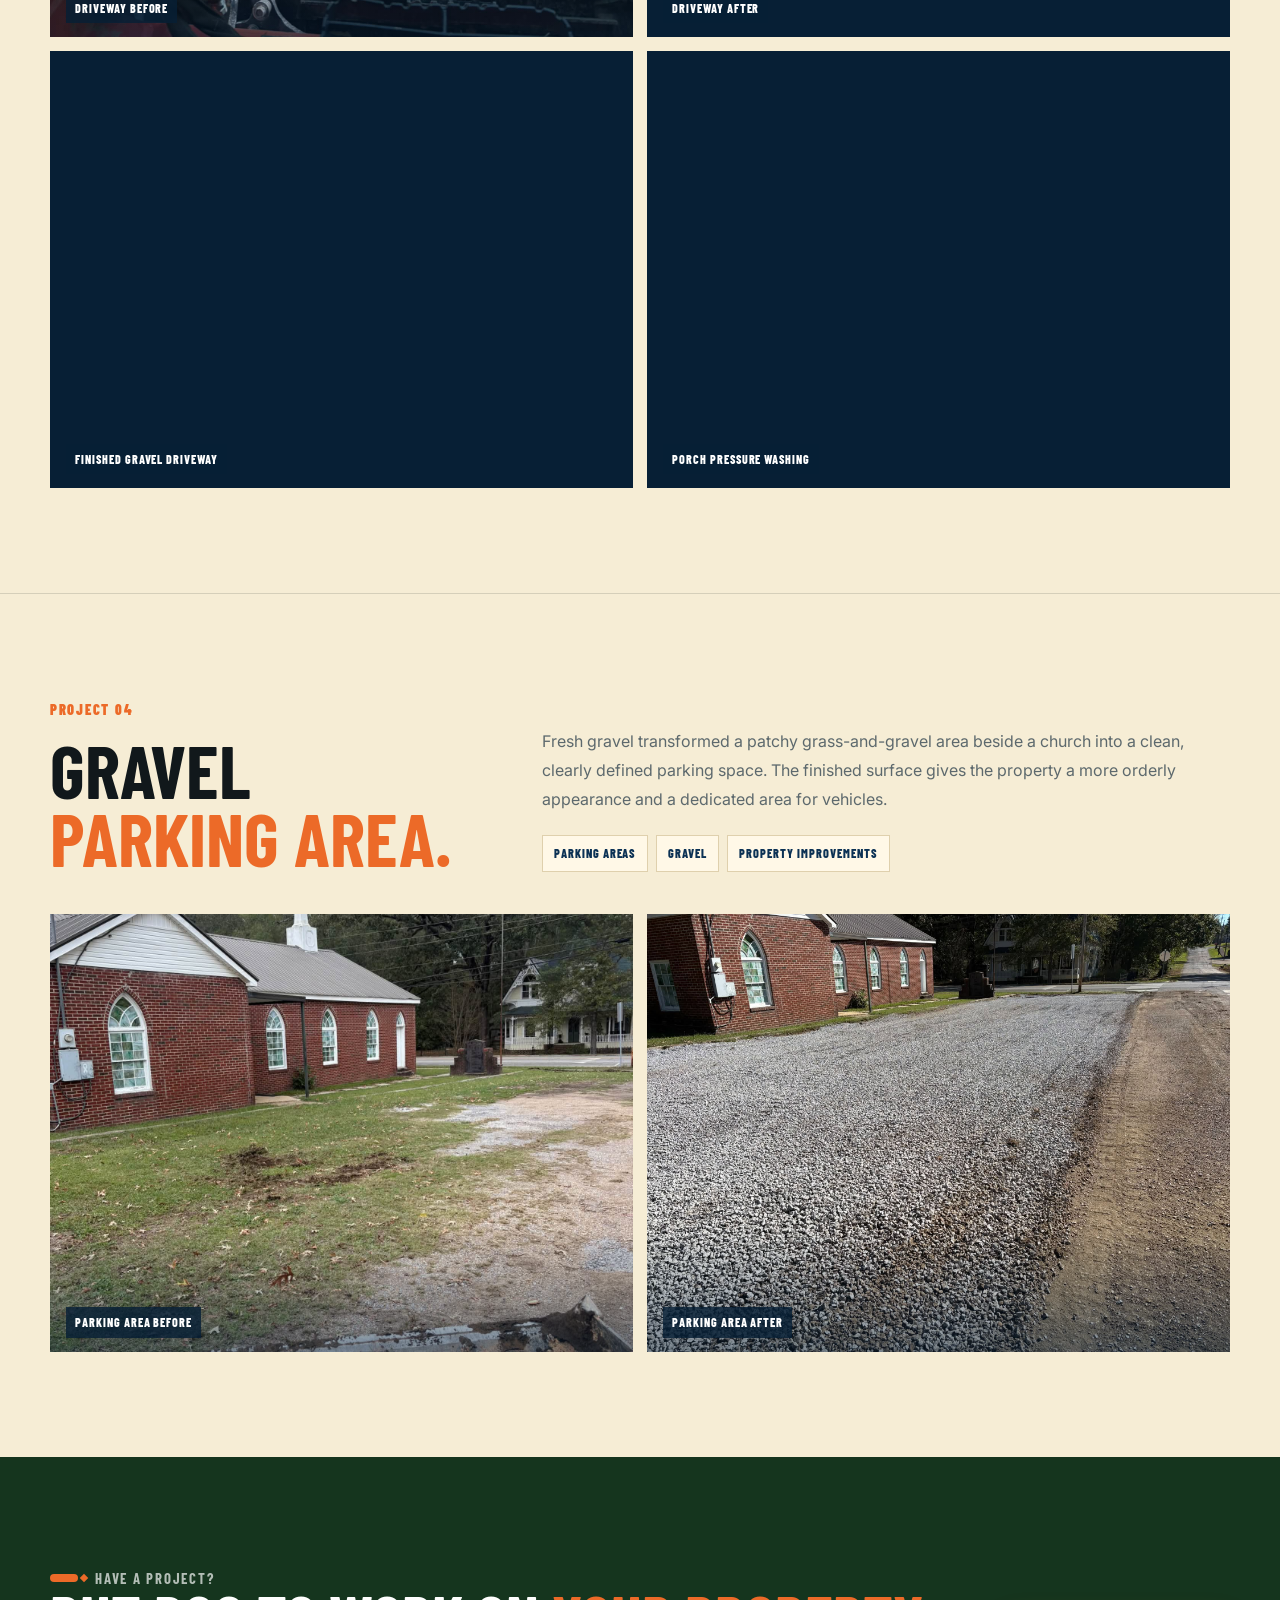
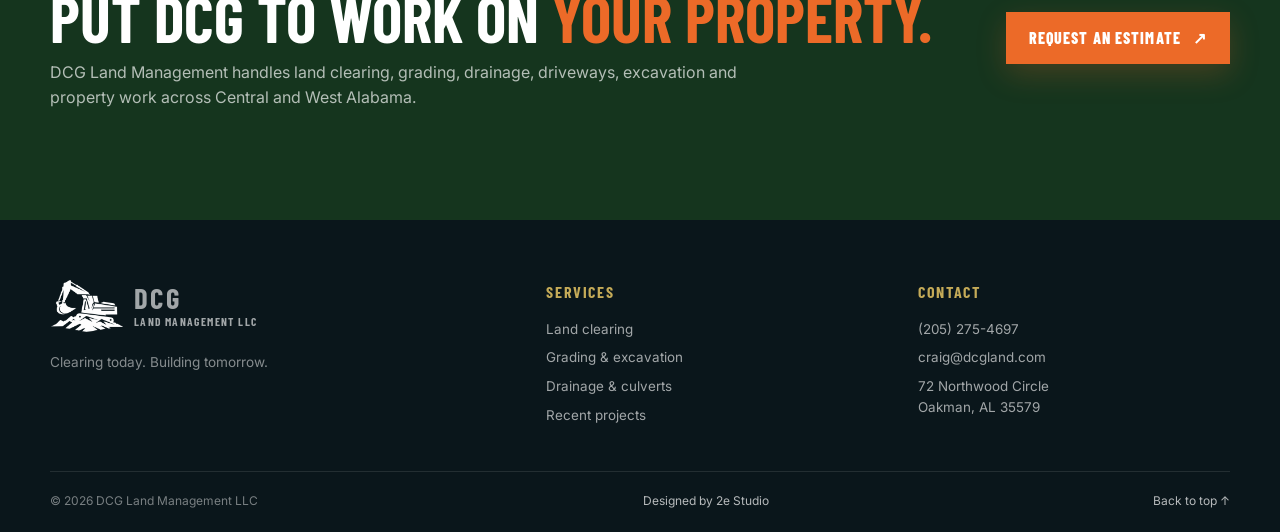
<file: projects.html>
<!doctype html>
<html lang="en">
<head>
  <meta charset="utf-8" />
  <meta name="viewport" content="width=device-width, initial-scale=1" />
  <title>Recent Projects | DCG Land Management LLC</title>
  <meta name="description" content="See recent drainage, driveway, grading and site-prep projects from DCG Land Management, serving Central and West Alabama." />
  <meta name="theme-color" content="#0b3154" />
  <meta name="robots" content="index,follow,max-image-preview:large" />
  <link rel="canonical" href="https://dcg-land.com/projects.html" />
  <link rel="icon" type="image/jpeg" href="assets/favicon.jpg" />
  <link rel="preconnect" href="https://fonts.googleapis.com" />
  <link rel="preconnect" href="https://fonts.gstatic.com" crossorigin />
  <link href="https://fonts.googleapis.com/css2?family=Barlow+Condensed:wght@500;600;700;800;900&family=Inter:wght@400;500;600;700&display=swap" rel="stylesheet" />
  <link rel="stylesheet" href="styles.css" />

  <meta property="og:type" content="website" />
  <meta property="og:title" content="Recent Projects | DCG Land Management LLC" />
  <meta property="og:description" content="Recent drainage, driveway, grading and site-prep work from DCG Land Management in Central and West Alabama." />
  <meta property="og:url" content="https://dcg-land.com/projects.html" />
  <meta property="og:image" content="https://dcg-land.com/assets/dcg-social-share.png" />
  <meta property="og:image:width" content="1200" />
  <meta property="og:image:height" content="630" />
  <meta name="twitter:card" content="summary_large_image" />
  <meta name="twitter:title" content="Recent Projects | DCG Land Management LLC" />
  <meta name="twitter:description" content="Recent drainage, driveway, grading and site-prep work from DCG Land Management." />
  <meta name="twitter:image" content="https://dcg-land.com/assets/dcg-social-share.png" />

  <script type="application/ld+json">
  {
    "@context": "https://schema.org",
    "@type": "CollectionPage",
    "name": "Recent Projects | DCG Land Management LLC",
    "url": "https://dcg-land.com/projects.html",
    "description": "Recent drainage, driveway, grading and site-prep projects from DCG Land Management.",
    "about": {
      "@type": "HomeAndConstructionBusiness",
      "name": "DCG Land Management LLC",
      "url": "https://dcg-land.com/",
      "telephone": "+1-205-275-4697",
      "areaServed": [
        "Walker County, Alabama",
        "Marion County, Alabama",
        "Winston County, Alabama",
        "Jefferson County, Alabama",
        "Cullman County, Alabama",
        "Fayette County, Alabama"
      ]
    }
  }
  </script>
</head>
<body>
  <a class="skip-link" href="#main">Skip to content</a>

  <div class="utility-bar">
    <div class="shell utility-bar__inner">
      <p>Oakman, Alabama <span aria-hidden="true">•</span> Serving Central &amp; West Alabama</p>
      <a href="tel:+12052754697">Call or text: (205) 275-4697</a>
    </div>
  </div>

  <header class="site-header" id="top">
    <div class="shell site-header__inner">
      <a class="brand" href="index.html" aria-label="DCG Land Management LLC home">
        <img src="assets/dcg-mark.png" alt="DCG Land Management excavator logo" width="105" height="72" />
        <span class="brand__text"><strong>DCG</strong><small>Land Management LLC</small></span>
      </a>

      <button class="menu-toggle" type="button" aria-expanded="false" aria-controls="site-nav" aria-label="Open menu">
        <span></span><span></span><span></span>
      </button>

      <nav class="site-nav" id="site-nav" aria-label="Main navigation">
        <a href="index.html#services">Services</a>
        <a href="index.html#work">Our Work</a>
        <a href="projects.html" aria-current="page">Recent Projects</a>
        <a href="index.html#areas">Service Area</a>
        <a href="index.html#contact">Contact</a>
        <a class="button button--small button--orange" href="index.html#contact">Request Estimate</a>
      </nav>
    </div>
  </header>

  <main id="main">
    <section class="projects-hero">
      <div class="shell projects-hero__inner reveal">
        <p class="eyebrow"><span></span> Recent projects</p>
        <h1>Real work.<br /><em>Real properties.</em></h1>
        <p class="projects-hero__lede">A closer look at drainage, driveway, grading and property work completed by DCG Land Management. New projects will be added as work gets finished.</p>
      </div>
    </section>

    <section class="projects-list" aria-label="Recent DCG Land Management projects">
      <article class="project-story" id="driveway-drainage">
        <div class="shell">
          <div class="project-story__heading reveal">
            <div>
              <span class="project-story__number">PROJECT 01</span>
              <h2>Driveway Drainage &amp; <em>Gravel Improvement.</em></h2>
            </div>
            <div class="project-story__summary">
              <p>A corrugated drainage pipe was installed alongside the drive, followed by grading and fresh gravel to create a cleaner, more usable roadway and help direct water through the property.</p>
              <div class="project-story__services" aria-label="Services shown in this project">
                <span>Drainage</span>
                <span>Driveway work</span>
                <span>Grading</span>
                <span>Gravel</span>
              </div>
            </div>
          </div>

          <div class="project-progress-grid reveal" aria-label="Driveway drainage and gravel project progression">
            <figure>
              <img src="assets/projects/0862.webp" alt="Corrugated drainage pipe installed beside a gravel driveway before final gravel placement" loading="lazy" width="1200" height="1600" />
              <figcaption>Drainage installed</figcaption>
            </figure>
            <figure>
              <img src="assets/projects/0865.webp" alt="Driveway and drainage work viewed from construction equipment during grading" loading="lazy" width="1200" height="1600" />
              <figcaption>Grading in progress</figcaption>
            </figure>
            <figure>
              <img src="assets/projects/0868.webp" alt="Fresh gravel covering the improved driveway after drainage and grading work" loading="lazy" width="1200" height="1600" />
              <figcaption>Fresh gravel installed</figcaption>
            </figure>
          </div>

          <div class="project-media-feature reveal">
            <div class="project-video-card">
              <video controls playsinline preload="metadata" poster="assets/projects/drainage-video-poster.webp" aria-label="Video of driveway drainage work in progress">
                <source src="assets/projects/drainage-installation.mp4" type="video/mp4" />
                Your browser does not support embedded video.
              </video>
              <div class="project-media-caption"><strong>Drainage work in progress</strong>Video from the job showing the drainage installation and roadway work underway.</div>
            </div>
            <div class="project-photo-card">
              <img src="assets/projects/0867.webp" alt="Gravel driveway after grading with drainage channel visible along the right side" loading="lazy" width="1200" height="1600" />
              <div class="project-media-caption"><strong>Roadway taking shape</strong>A look at the drive as gravel placement and finishing work progressed.</div>
            </div>
          </div>
        </div>
      </article>

      <article class="project-story project-story--video" id="site-grading">
        <div class="shell">
          <div class="project-story__heading reveal">
            <div>
              <span class="project-story__number">PROJECT 02</span>
              <h2>Site Grading &amp; <em>Leveling.</em></h2>
            </div>
            <div class="project-story__summary">
              <p>Equipment was used to shape and level the work area, creating a smoother, more consistent surface and preparing the site for the next phase of the project.</p>
              <div class="project-story__services" aria-label="Services shown in this project">
                <span>Site prep</span>
                <span>Grading</span>
                <span>Leveling</span>
                <span>Equipment work</span>
              </div>
            </div>
          </div>

          <div class="project-video-card project-video-card--solo reveal">
            <video controls playsinline preload="metadata" poster="assets/projects/grading-video-poster.webp" aria-label="Video of equipment grading and leveling a work site">
              <source src="assets/projects/site-grading.mp4" type="video/mp4" />
              Your browser does not support embedded video.
            </video>
            <div class="project-media-caption"><strong>Site grading in progress</strong>Watch the equipment shape and level the ground to prepare the area for what comes next.</div>
          </div>
        </div>
      </article>

      <article class="project-story" id="driveway-pressure-washing">
        <div class="shell">
          <div class="project-story__heading reveal">
            <div>
              <span class="project-story__number">PROJECT 03</span>
              <h2>Driveway Refresh &amp; <em>Pressure Washing.</em></h2>
            </div>
            <div class="project-story__summary">
              <p>Fresh gravel gave this wooded driveway a cleaner, more consistent surface. A recent pressure-washing job also refreshed a wooden porch, giving the outdoor space a clean finish.</p>
              <div class="project-story__services" aria-label="Services shown in this project">
                <span>Driveway work</span>
                <span>Gravel</span>
                <span>Pressure washing</span>
              </div>
            </div>
          </div>

          <div class="project-progress-grid project-progress-grid--updates reveal" aria-label="Driveway before and after, finished driveway and pressure-washed porch">
            <figure class="project-update-portrait">
              <img src="assets/drivewaybefore.jpg" alt="Wooded driveway with exposed soil and uneven gravel before the refresh" loading="lazy" decoding="async" width="1536" height="2048" />
              <figcaption>Driveway before</figcaption>
            </figure>
            <figure class="project-update-portrait">
              <img src="assets/drivewayafter.jpg" alt="Same wooded driveway covered with fresh gravel after the refresh" loading="lazy" decoding="async" width="1536" height="2048" />
              <figcaption>Driveway after</figcaption>
            </figure>
            <figure>
              <img src="assets/driveway.jpg" alt="Finished gravel driveway winding through the trees" loading="lazy" decoding="async" width="2048" height="1536" />
              <figcaption>Finished gravel driveway</figcaption>
            </figure>
            <figure>
              <img src="assets/pressurewash.jpg" alt="Wooden porch decking after pressure washing" loading="lazy" decoding="async" width="2048" height="1536" />
              <figcaption>Porch pressure washing</figcaption>
            </figure>
          </div>
        </div>
      </article>

      <article class="project-story" id="gravel-parking-area">
        <div class="shell">
          <div class="project-story__heading reveal">
            <div>
              <span class="project-story__number">PROJECT 04</span>
              <h2>Gravel <em>Parking Area.</em></h2>
            </div>
            <div class="project-story__summary">
              <p>Fresh gravel transformed a patchy grass-and-gravel area beside a church into a clean, clearly defined parking space. The finished surface gives the property a more orderly appearance and a dedicated area for vehicles.</p>
              <div class="project-story__services" aria-label="Services shown in this project">
                <span>Parking areas</span>
                <span>Gravel</span>
                <span>Property improvements</span>
              </div>
            </div>
          </div>

          <div class="project-progress-grid project-progress-grid--updates reveal" aria-label="Gravel parking area before and after">
            <figure>
              <img src="assets/parkingbefore.jpg" alt="Patchy grass and gravel parking area beside a brick church before improvements" loading="lazy" decoding="async" width="1536" height="2048" />
              <figcaption>Parking area before</figcaption>
            </figure>
            <figure>
              <img src="assets/parkingafter.jpg" alt="Finished parking area beside the church with a broad new gravel surface" loading="lazy" decoding="async" width="2048" height="1536" />
              <figcaption>Parking area after</figcaption>
            </figure>
          </div>
        </div>
      </article>
    </section>

    <section class="section projects-cta">
      <div class="shell projects-cta__inner reveal">
        <div>
          <p class="eyebrow"><span></span> Have a project?</p>
          <h2>Put DCG to work on <em>your property.</em></h2>
          <p>DCG Land Management handles land clearing, grading, drainage, driveways, excavation and property work across Central and West Alabama.</p>
        </div>
        <a class="button button--orange" href="index.html#contact">Request an Estimate <span aria-hidden="true">↗</span></a>
      </div>
    </section>
  </main>

  <footer class="site-footer">
    <div class="shell footer-grid">
      <div class="footer-brand">
        <a class="brand brand--footer" href="index.html">
          <img src="assets/dcg-mark.png" alt="" width="98" height="67" />
          <span class="brand__text"><strong>DCG</strong><small>Land Management LLC</small></span>
        </a>
        <p>Clearing today. Building tomorrow.</p>
      </div>
      <div>
        <strong>Services</strong>
        <a href="index.html#services">Land clearing</a>
        <a href="index.html#services">Grading &amp; excavation</a>
        <a href="index.html#services">Drainage &amp; culverts</a>
        <a href="projects.html">Recent projects</a>
      </div>
      <div>
        <strong>Contact</strong>
        <a href="tel:+12052754697">(205) 275-4697</a>
        <a href="mailto:craig@dcgland.com">craig@dcgland.com</a>
        <span>72 Northwood Circle<br />Oakman, AL 35579</span>
      </div>
    </div>
    <div class="shell footer-bottom">
      <span>© <span id="year"></span> DCG Land Management LLC</span>
      <a href="https://www.jessie2e.com" target="_blank" rel="noopener noreferrer">Designed by 2e Studio</a>
      <a href="#top">Back to top ↑</a>
    </div>
  </footer>

  <script src="script.js" defer></script>
</body>
</html>
</file>
<file: styles.css>
:root {

  --ink: #11181b;

  --navy: #0b3154;

  --navy-deep: #071f35;

  --forest: #244a2a;

  --forest-deep: #15351e;

  --orange: #cf682f;

  --orange-bright: #ec6a28;

  --linen: #f6edd5;

  --cream: #fff8e7;

  --blue: #9fc0cf;

  --coffee: #412816;

  --sunflower: #c5ab58;

  --white: #ffffff;

  --muted: #687378;

  --line: rgba(17, 24, 27, 0.14);

  --shadow: 0 18px 60px rgba(7, 31, 53, 0.14);

  --radius: 20px;

  --shell: min(1180px, calc(100% - 40px));

}

* { box-sizing: border-box; }

html { scroll-behavior: smooth; }

body {

  margin: 0;

  font-family: "Inter", system-ui, -apple-system, BlinkMacSystemFont, "Segoe UI", sans-serif;

  color: var(--ink);

  background: var(--linen);

  line-height: 1.55;

  -webkit-font-smoothing: antialiased;

}

img { display: block; max-width: 100%; }

a { color: inherit; text-decoration: none; }

button, input, select, textarea { font: inherit; }

button { cursor: pointer; }

::selection { background: var(--orange); color: var(--white); }

.shell { width: var(--shell); margin-inline: auto; }

.skip-link {

  position: fixed; top: 10px; left: 10px; z-index: 999;

  transform: translateY(-160%); padding: 10px 14px; background: var(--white); color: var(--ink);

}

.skip-link:focus { transform: translateY(0); }

.utility-bar { background: var(--navy-deep); color: rgba(255,255,255,.8); font-size: .78rem; }

.utility-bar__inner { min-height: 34px; display: flex; align-items: center; justify-content: space-between; gap: 18px; }

.utility-bar p { margin: 0; }

.utility-bar a { font-weight: 700; color: var(--white); }

.site-header { position: sticky; top: 0; z-index: 90; background: rgba(246,237,213,.96); backdrop-filter: blur(14px); border-bottom: 1px solid rgba(17,24,27,.08); }

.site-header__inner { min-height: 78px; display: flex; align-items: center; justify-content: space-between; gap: 28px; }

.brand { display: inline-flex; align-items: center; gap: 10px; min-width: max-content; }

.brand img { width: 74px; height: 52px; object-fit: contain; }

.brand__text { display: grid; line-height: .95; text-transform: uppercase; }

.brand__text strong { font-family: "Barlow Condensed", sans-serif; font-size: 1.8rem; letter-spacing: .08em; }

.brand__text small { margin-top: 5px; font-family: "Barlow Condensed", sans-serif; font-weight: 700; letter-spacing: .12em; font-size: .72rem; }

.site-nav { display: flex; align-items: center; gap: 26px; font-family: "Barlow Condensed", sans-serif; font-weight: 700; text-transform: uppercase; letter-spacing: .05em; }

.site-nav > a:not(.button) { position: relative; padding-block: 8px; }

.site-nav > a:not(.button)::after { content: ""; position: absolute; left: 0; right: 100%; bottom: 2px; height: 2px; background: var(--orange); transition: right .25s ease; }

.site-nav > a:not(.button):hover::after { right: 0; }

.menu-toggle { display: none; width: 45px; height: 45px; border: 0; background: transparent; padding: 10px; }

.menu-toggle span { display: block; height: 2px; background: var(--navy); margin: 6px 0; transition: .25s ease; }

.button { display: inline-flex; align-items: center; justify-content: center; gap: 12px; min-height: 52px; padding: 0 22px; border: 1px solid transparent; font-family: "Barlow Condensed", sans-serif; font-size: 1rem; font-weight: 800; text-transform: uppercase; letter-spacing: .07em; transition: transform .2s ease, background .2s ease, color .2s ease, border-color .2s ease; }

.button:hover { transform: translateY(-2px); }

.button--small { min-height: 42px; padding-inline: 18px; }

.button--orange { background: var(--orange-bright); color: var(--white); box-shadow: 0 10px 30px rgba(236,106,40,.22); }

.button--orange:hover { background: #d85a1e; }

.button--ghost { color: var(--white); border-color: rgba(255,255,255,.48); background: rgba(255,255,255,.06); }

.button--ghost:hover { background: var(--white); color: var(--ink); }

.button--full { width: 100%; }

.hero { position: relative; min-height: 690px; overflow: hidden; background: var(--navy-deep); color: var(--white); }

.hero__photo { position: absolute; inset: 0; background: url("assets/groundlevel.webp") center/cover no-repeat; filter: saturate(.8) contrast(1.06); }

.hero__shade { position: absolute; inset: 0; background: linear-gradient(90deg, rgba(5,26,44,.97) 0%, rgba(5,26,44,.88) 44%, rgba(5,26,44,.43) 73%, rgba(5,26,44,.2) 100%); }

.hero__grid { position: relative; z-index: 2; min-height: 690px; display: grid; grid-template-columns: minmax(0, 1.14fr) minmax(340px,.72fr); gap: 70px; align-items: center; padding-block: 70px 92px; }

.eyebrow { display: flex; align-items: center; gap: 17px; margin: 0 0 18px; font-family: "Barlow Condensed", sans-serif; font-size: .92rem; font-weight: 700; text-transform: uppercase; letter-spacing: .12em; color: rgba(255,255,255,.8); }

.eyebrow > span { width: 28px; height: 8px; border-radius: 99px; background: var(--orange-bright); position: relative; }

.eyebrow > span::after { content: ""; position: absolute; width: 6px; height: 6px; right: -9px; top: 1px; background: var(--orange-bright); transform: rotate(45deg); }

.eyebrow--dark { color: var(--muted); }

h1, h2, h3 { font-family: "Barlow Condensed", sans-serif; text-transform: uppercase; line-height: .92; margin-top: 0; }

h1 { margin-bottom: 22px; max-width: 760px; font-size: clamp(4.1rem, 8.2vw, 7.7rem); letter-spacing: -.035em; }

h1 em, h2 em { color: var(--orange-bright); font-style: normal; }

.hero__lede { max-width: 670px; margin: 0 0 30px; color: rgba(255,255,255,.8); font-size: 1.05rem; line-height: 1.75; }

.hero__actions { display: flex; flex-wrap: wrap; gap: 12px; }

.hero__trust { display: flex; flex-wrap: wrap; gap: 10px 24px; margin-top: 28px; font-family: "Barlow Condensed", sans-serif; text-transform: uppercase; font-weight: 700; letter-spacing: .08em; color: rgba(255,255,255,.82); }

.hero__trust span { position: relative; padding-left: 15px; }

.hero__trust span::before { content: ""; position: absolute; left: 0; top: .52em; width: 6px; height: 6px; border-radius: 50%; background: var(--sunflower); }

.hero-card { justify-self: end; width: min(390px, 100%); position: relative; transform: rotate(1.5deg); }

.hero-card__image { aspect-ratio: 4/5; overflow: hidden; border: 8px solid rgba(255,255,255,.92); box-shadow: 0 30px 70px rgba(0,0,0,.35); }

.hero-card__image img { width: 100%; height: 100%; object-fit: cover; }

/* =========================

   HERO JOBSITE PLACARD

\========================= */

.hero-card__placard {

  position: absolute;

  z-index: 5;

  right: -28px;

  bottom: -14px;

  width: 230px;

  min-height: 190px;

  padding: 22px 24px 20px;

  background: var(--navy-deep);

  color: var(--cream);

  border: 2px solid var(--sunflower);

  box-shadow:

    10px 12px 0 rgba(65, 40, 22, .28),

    0 24px 45px rgba(0, 0, 0, .28);

  transform: rotate(-1.5deg);

  text-transform: uppercase;

  overflow: hidden;

}

/* little industrial corner cut */

.hero-card__placard::before {

  content: "";

  position: absolute;

  top: -1px;

  right: -1px;

  width: 34px;

  height: 34px;

  background: var(--sunflower);

  clip-path: polygon(100% 0, 100% 100%, 0 0);

}

/* orange machine-tag style stripe */

.hero-card__placard::after {

  content: "";

  position: absolute;

  left: 0;

  bottom: 0;

  width: 7px;

  height: 58%;

  background: var(--orange-bright);

}

.hero-card__placard-kicker {

  display: block;

  margin-bottom: 13px;

  color: var(--sunflower);

  font-family: "Barlow Condensed", sans-serif;

  font-size: .67rem;

  font-weight: 800;

  letter-spacing: .18em;

}

.hero-card__placard strong {

  display: block;

  font-family: "Barlow Condensed", sans-serif;

  font-size: 2.25rem;

  font-weight: 900;

  line-height: .86;

  letter-spacing: -.015em;

}

.hero-card__placard-bottom {

  display: inline-block;

  margin-top: 19px;

  padding-top: 9px;

  border-top: 1px solid rgba(255, 255, 255, .22);

  color: var(--white);

  font-family: "Barlow Condensed", sans-serif;

  font-size: .86rem;

  font-weight: 800;

  letter-spacing: .14em;

}

.hero__edge {

  position: absolute;

  z-index: 3;

  left: -2%;

  right: -2%;

  bottom: -1px;

  height: 72px;

  background:

    radial-gradient(circle at 6% 43%, rgba(65,40,22,.22) 0 2px, transparent 2.5px),

    radial-gradient(circle at 14% 55%, rgba(65,40,22,.14) 0 1.5px, transparent 2px),

    radial-gradient(circle at 23% 39%, rgba(65,40,22,.18) 0 2px, transparent 2.5px),

    radial-gradient(circle at 31% 56%, rgba(65,40,22,.12) 0 1px, transparent 1.8px),

    radial-gradient(circle at 43% 46%, rgba(65,40,22,.16) 0 2px, transparent 2.5px),

    radial-gradient(circle at 58% 40%, rgba(65,40,22,.16) 0 1.5px, transparent 2px),

    radial-gradient(circle at 71% 57%, rgba(65,40,22,.14) 0 2px, transparent 2.5px),

    radial-gradient(circle at 84% 42%, rgba(65,40,22,.18) 0 1.5px, transparent 2px),

    radial-gradient(circle at 93% 54%, rgba(65,40,22,.12) 0 2px, transparent 2.5px),

    var(--linen);

  clip-path: polygon(

    0 56%,

    6% 51%,

    11% 59%,

    17% 44%,

    23% 68%,

    29% 48%,

    34% 28%,

    40% 43%,

    46% 64%,

    53% 50%,

    59% 35%,

    65% 60%,

    72% 69%,

    78% 53%,

    84% 37%,

    90% 46%,

    95% 41%,

    100% 51%,

    100% 100%,

    0 100%

  );

  filter:

    drop-shadow(0 -6px 0 rgba(65,40,22,.28))

    drop-shadow(0 -10px 12px rgba(7,31,53,.13));

}

.quick-strip {

  position: relative;

  z-index: 6;

  background: var(--linen);

  padding-bottom: 8px;

  margin-top: -14px;

}

.quick-strip__grid {

  width: min(1080px, calc(100% - 72px));

  margin-inline: auto;

  display: grid;

  grid-template-columns: repeat(4, minmax(0, 1fr));

  background: var(--cream);

  border: 1px solid rgba(17, 24, 27, 0.12);

  box-shadow:

    0 24px 60px rgba(7, 31, 53, 0.16),

    0 4px 12px rgba(7, 31, 53, 0.06);

  transform: translateY(-48px);

}

/* individual quick service */

.quick-service {

  position: relative;

  min-height: 118px;

  display: grid;

  grid-template-columns: auto 1fr;

  align-items: center;

  gap: 15px;

  padding: 24px 25px;

  background: var(--cream);

  border-right: 1px solid var(--line);

  overflow: hidden;

  transition:

    background .25s ease,

    color .25s ease,

    transform .25s ease;

}

.quick-service:last-child {

  border-right: 0;

}

/* orange line that grows across bottom */

.quick-service::after {

  content: "";

  position: absolute;

  left: 0;

  right: 100%;

  bottom: 0;

  height: 4px;

  background: var(--orange-bright);

  transition: right .3s ease;

}

/* hover */

.quick-service:hover {

  z-index: 2;

  background: var(--forest-deep);

  color: var(--white);

  transform: translateY(-3px);

}

.quick-service:hover::after {

  right: 0;

}

/* dark first card */

.quick-service--featured {

  background: var(--navy-deep);

  color: var(--white);

}

.quick-service--featured:hover {

  background: var(--forest-deep);

}

/* number */

.quick-service__number {

  align-self: start;

  padding-top: 3px;

  color: var(--orange-bright);

  font-family: "Barlow Condensed", sans-serif;

  font-size: 1rem;

  font-weight: 900;

  letter-spacing: .08em;

}

/* text */

.quick-service__copy {

  min-width: 0;

  display: grid;

  gap: 6px;

}

.quick-service__copy strong {

  font-family: "Barlow Condensed", sans-serif;

  text-transform: uppercase;

  font-size: 1.13rem;

  line-height: 1.05;

  letter-spacing: .035em;

}

.quick-service__copy small {

  color: #718086;

  font-size: .68rem;

  font-weight: 700;

  line-height: 1.3;

  text-transform: uppercase;

  letter-spacing: .08em;

  transition: color .25s ease;

}

.quick-service--featured .quick-service__copy small,

.quick-service:hover .quick-service__copy small {

  color: rgba(255, 255, 255, 0.64);

}

/* close up the space between this strip and Services */

#services {

  padding-top: 54px;

}

.section { padding: 110px 0; }

.section--cream { background: var(--linen); }

.section--linen { background: #efe2c5; }

.section--ink { position: relative; overflow: hidden; background: var(--navy-deep); color: var(--white); }

.section--ink::before { content: ""; position: absolute; width: 440px; height: 440px; right: -140px; top: -220px; border-radius: 50%; background: radial-gradient(circle, rgba(159,192,207,.18), transparent 68%); }

.section-heading { max-width: 790px; margin-bottom: 52px; }

.section-heading--split { max-width: none; display: grid; grid-template-columns: 1.05fr .72fr; gap: 80px; align-items: end; }

.section-heading h2, .work-copy h2, .service-area__copy h2, .contact-copy h2 { margin-bottom: 0; font-size: clamp(3.3rem, 6vw, 5.8rem); letter-spacing: -.03em; }

.section-heading--split > p { margin: 0; color: #5d696d; line-height: 1.8; max-width: 560px; }

.service-grid { display: grid; grid-template-columns: repeat(3,1fr); border: 1px solid var(--line); background: rgba(255,255,255,.32); }

.service-card { min-height: 280px; padding: 34px; position: relative; overflow: hidden; border-right: 1px solid var(--line); border-bottom: 1px solid var(--line); background: rgba(255,255,255,.33); transition: background .25s ease, transform .25s ease; }

.service-card:nth-child(3n) { border-right: 0; }

.service-card:nth-last-child(-n+3) { border-bottom: 0; }

.service-card:hover { z-index: 2; }

.service-card:not(.service-card--feature):not(.service-card--list):hover {

  background: var(--navy-deep);

  color: var(--white);

}

.service-card:not(.service-card--feature):not(.service-card--list):hover p {

  color: rgba(255,255,255,.72);

}

.service-card__number { color: var(--orange); font-family: "Barlow Condensed", sans-serif; font-weight: 800; letter-spacing: .1em; }

.service-card h3 { margin: 54px 0 15px; max-width: 330px; font-size: 2rem; letter-spacing: -.01em; }

.service-card p { max-width: 330px; margin: 0; color: #59666a; }

.service-card__line { position: absolute; left: 34px; right: 34px; bottom: 26px; height: 3px; background: linear-gradient(90deg, var(--orange) 0 34%, var(--forest) 34% 68%, var(--navy) 68%); transform-origin: left; transform: scaleX(.24); transition: transform .3s ease; }

.service-card:hover .service-card__line { transform: scaleX(1); }

.service-card--feature { min-height: 390px; grid-row: span 2; padding: 0; color: var(--white); }

.service-card--feature img { position: absolute; inset: 0; width: 100%; height: 100%; object-fit: cover; transition: transform .4s ease; }

.service-card--feature:hover img { transform: scale(1.025); }

.service-card__overlay { position: absolute; inset: 0; background: linear-gradient(180deg, rgba(7,31,53,.05), rgba(7,31,53,.88)); transition: background .3s ease; }

.service-card--feature:hover .service-card__overlay { background: linear-gradient(180deg, rgba(7,31,53,.13), rgba(7,31,53,.94)); }

.service-card--feature .service-card__body { position: absolute; left: 32px; right: 32px; bottom: 32px; }

.service-card--feature h3 { margin: 12px 0 10px; font-size: 2.8rem; }

.service-card--feature p { color: rgba(255,255,255,.78); }

.service-card--list {
  grid-column: 1 / -1;

  min-height: 190px;

  display: grid;
  grid-template-columns: .7fr 1.3fr;
  grid-template-rows: auto 1fr;

  column-gap: 58px;

  padding: 36px 42px;

  background: var(--forest);
  color: var(--white);

  border-right: 0;

  transition: background .25s ease;
}

.service-card--list:hover {
  background: var(--forest-deep);
}


/* 06 */
.service-card--list .service-card__number {
  grid-column: 1;
  grid-row: 1;

  margin-bottom: 18px;
}


/* heading */
.service-card--list h3 {
  grid-column: 1;
  grid-row: 2;

  align-self: start;

  margin: 0;

  max-width: 300px;

  font-size: 2rem;
  line-height: .95;
}


/* services on right */
.service-card--list ul {
  grid-column: 2;
  grid-row: 1 / span 2;

  align-self: center;

  display: grid;
  grid-template-columns: repeat(3, minmax(0, 1fr));

  gap: 24px 32px;

  margin: 0;
  padding: 6px 0 6px 42px;

  border-left: 1px solid rgba(255,255,255,.18);

  list-style: none;

  color: rgba(255,255,255,.82);

  font-size: .92rem;
}


/* individual service */
.service-card--list li {
  position: relative;

  padding-left: 15px;

  line-height: 1.4;
}


/* gold bullet */
.service-card--list li::before {
  content: "";

  position: absolute;

  left: 0;
  top: .62em;

  width: 5px;
  height: 5px;

  border-radius: 50%;

  background: var(--sunflower);
}
/* Featured jobsite footage */

.jobsite-feature {

  position: relative;

  overflow: hidden;

  background:

    radial-gradient(circle at 8% 12%, rgba(197,171,88,.13), transparent 22%),

    var(--linen);

}

.jobsite-feature__grid {

  display: grid;

  grid-template-columns: .72fr 1.28fr;

  gap: 74px;

  align-items: center;

}

.jobsite-feature__copy h2 {

  margin-bottom: 22px;

  max-width: 510px;

  font-size: clamp(3.2rem, 5.8vw, 5.6rem);

  letter-spacing: -.03em;

}

.jobsite-feature__copy > p:not(.eyebrow) {

  max-width: 530px;

  margin: 0;

  color: #5f6a6f;

  line-height: 1.8;

}

.jobsite-feature__tags {

  display: flex;

  flex-wrap: wrap;

  gap: 8px;

  margin: 28px 0 30px;

}

.jobsite-feature__tags span {

  padding: 8px 11px;

  border: 1px solid #dfd0ad;

  background: rgba(255,255,255,.34);

  font-family: "Barlow Condensed", sans-serif;

  font-size: .78rem;

  font-weight: 800;

  text-transform: uppercase;

  letter-spacing: .08em;

}

.jobsite-media { min-width: 0; }

.jobsite-media__frame {

  position: relative;

  overflow: hidden;

  aspect-ratio: 16 / 10;

  background: var(--navy-deep);

  border: 8px solid var(--cream);

  box-shadow: 0 30px 80px rgba(7,31,53,.24);

}

.jobsite-video {

  width: 100%;

  height: 100%;

  display: block;

  object-fit: cover;

}

.jobsite-media__shade {

  position: absolute;

  inset: 0;

  pointer-events: none;

  background: linear-gradient(180deg, rgba(7,31,53,.03) 45%, rgba(7,31,53,.76) 100%);

}

.jobsite-media__label {

  position: absolute;

  z-index: 3;

  left: 24px;

  bottom: 25px;

  display: grid;

  gap: 2px;

  color: var(--white);

  text-transform: uppercase;

}

.jobsite-media__label span {

  color: var(--sunflower);

  font-family: "Barlow Condensed", sans-serif;

  font-size: .72rem;

  font-weight: 800;

  letter-spacing: .13em;

}

.jobsite-media__label strong {

  font-family: "Barlow Condensed", sans-serif;

  font-size: 1.4rem;

  letter-spacing: .04em;

}

.jobsite-media__toggle {

  position: absolute;

  z-index: 4;

  right: 22px;

  bottom: 22px;

  min-height: 44px;

  display: inline-flex;

  align-items: center;

  gap: 9px;

  padding: 0 14px;

  border: 1px solid rgba(255,255,255,.35);

  background: rgba(7,31,53,.74);

  color: var(--white);

  font-family: "Barlow Condensed", sans-serif;

  font-weight: 800;

  text-transform: uppercase;

  letter-spacing: .07em;

  backdrop-filter: blur(8px);

  transition: background .2s ease, transform .2s ease;

}

.jobsite-media__toggle:hover {

  background: var(--orange-bright);

  transform: translateY(-2px);

}

.jobsite-media__edge {

  position: absolute;

  z-index: 2;

  left: -2%;

  right: -2%;

  bottom: -1px;

  height: 18px;

  background: rgba(65,40,22,.88);

  clip-path: polygon(0 54%, 8% 38%, 14% 65%, 24% 30%, 34% 58%, 45% 35%, 56% 66%, 66% 34%, 78% 61%, 89% 38%, 100% 56%, 100% 100%, 0 100%);

  pointer-events: none;

}

.work-grid { position: relative; z-index: 2; display: grid; grid-template-columns: .78fr 1.15fr; gap: 82px; align-items: center; }

.work-copy > p:not(.eyebrow) { color: rgba(255,255,255,.7); max-width: 520px; line-height: 1.8; }

.work-points { margin-top: 38px; display: grid; gap: 18px; }

.work-points div { display: grid; gap: 3px; padding-left: 18px; border-left: 3px solid var(--orange); }

.work-points strong { font-family: "Barlow Condensed", sans-serif; text-transform: uppercase; letter-spacing: .06em; font-size: 1.18rem; }

.work-points span { color: rgba(255,255,255,.64); font-size: .9rem; }

.before-after { margin: 0; }

.before-after__frame { position: relative; min-height: 530px; overflow: hidden; background: #172226; box-shadow: 0 30px 80px rgba(0,0,0,.28); }

.before-after__img { position: absolute; inset: 0; width: 100%; height: 100%; object-fit: cover; }

.before-after__img--after { object-position: center 52%; }

.before-after__img--before { object-position: center center; clip-path: inset(0 50% 0 0); }

.before-after__label { position: absolute; top: 18px; z-index: 4; padding: 7px 11px; background: rgba(7,31,53,.8); color: var(--white); font-family: "Barlow Condensed", sans-serif; font-weight: 800; text-transform: uppercase; letter-spacing: .08em; font-size: .82rem; }

.before-after__label--before { left: 18px; }

.before-after__label--after { right: 18px; }

.before-after__handle { position: absolute; z-index: 4; top: 50%; left: 50%; width: 52px; height: 52px; transform: translate(-50%,-50%); border: 2px solid var(--white); border-radius: 50%; background: var(--orange); display: grid; place-items: center; box-shadow: 0 8px 30px rgba(0,0,0,.3); pointer-events: none; }

.before-after__handle span { font-weight: 900; }

.before-after__range { position: absolute; z-index: 5; inset: 0; width: 100%; height: 100%; margin: 0; opacity: 0; cursor: ew-resize; }

.before-after > p { color: rgba(255,255,255,.52); font-size: .78rem; margin: 10px 0 0; }

.gallery-section { position: relative; }

.gallery-grid { display: grid; grid-template-columns: 1.25fr .75fr .9fr; grid-auto-rows: 260px; gap: 14px; }

.gallery-card { position: relative; margin: 0; overflow: hidden; background: var(--ink); }

.gallery-card--wide { grid-column: span 2; }

.gallery-card img { width: 100%; height: 100%; object-fit: cover; transition: transform .55s cubic-bezier(.2,.8,.2,1), filter .55s ease; }

.gallery-card::after { content: ""; position: absolute; inset: 0; background: linear-gradient(180deg, transparent 45%, rgba(7,31,53,.68)); }

.gallery-card figcaption { position: absolute; z-index: 2; left: 20px; bottom: 16px; font-family: "Barlow Condensed", sans-serif; font-size: 1.05rem; font-weight: 800; text-transform: uppercase; letter-spacing: .06em; color: var(--white); }

.gallery-card:hover img { transform: scale(1.035); filter: saturate(1.06); }

.gallery-grid--jobsite .gallery-card { min-height: 280px; box-shadow: 0 10px 30px rgba(7,31,53,.08); }

.gallery-grid--jobsite .gallery-card::before { content: ""; position: absolute; z-index: 3; left: 0; top: 0; width: 42px; height: 4px; background: var(--orange-bright); }

.service-area {

  background: var(--cream);

}

.service-area__grid {

  display: grid;

  grid-template-columns: .95fr 1.05fr;

  gap: 86px;

  align-items: center;

}

.service-area__map-card {

  position: relative;

  overflow: hidden;

  background: var(--forest-deep);

  box-shadow: var(--shadow);

  display: grid;

  place-items: center;

  padding: 16px;

}

.service-area__map-image {

  display: block;

  width: 100%;

  height: auto;

  object-fit: contain;

}

.service-area__copy > p:not(.eyebrow) {

  max-width: 600px;

  color: #5f6a6f;

  line-height: 1.8;

}

.county-list {

  display: flex;

  flex-wrap: wrap;

  gap: 9px;

  margin: 28px 0 26px;

}

.county-list span {

  padding: 9px 13px;

  background: var(--linen);

  border: 1px solid #e2d5b7;

  font-family: "Barlow Condensed", sans-serif;

  font-weight: 700;

  text-transform: uppercase;

  letter-spacing: .05em;

}

.text-link {

  display: inline-flex;

  gap: 8px;

  align-items: center;

  color: var(--orange);

  font-family: "Barlow Condensed", sans-serif;

  font-weight: 800;

  text-transform: uppercase;

  letter-spacing: .08em;

  border-bottom: 2px solid currentColor;

  padding-bottom: 3px;

}

/* Client review */

.review-section {

  position: relative;

  overflow: hidden;

  background: var(--forest-deep);

  color: var(--white);

}

.review-section::after {

  content: "";

  position: absolute;

  width: 420px;

  height: 420px;

  right: -120px;

  bottom: -250px;

  border-radius: 50%;

  background: radial-gradient(circle, rgba(197,171,88,.16), transparent 68%);

}

.review-section__mark {

  position: absolute;

  left: max(20px, calc((100vw - 1180px) / 2 - 45px));

  top: -88px;

  color: rgba(255,255,255,.055);

  font-family: Georgia, serif;

  font-size: 24rem;

  line-height: 1;

  pointer-events: none;

}

.review-grid {

  position: relative;

  z-index: 2;

  display: grid;

  grid-template-columns: 1.18fr .72fr;

  gap: 86px;

  align-items: center;

}

.review-stars {

  margin: 18px 0 18px;

  color: var(--sunflower);

  font-size: 1.3rem;

  letter-spacing: .18em;

}

.review-quote blockquote {

  max-width: 760px;

  margin: 0;

  font-family: "Barlow Condensed", sans-serif;

  font-size: clamp(3.2rem, 5.8vw, 5.7rem);

  font-weight: 800;

  line-height: .95;

  text-transform: uppercase;

  letter-spacing: -.02em;

}

.review-quote cite {

  display: block;

  margin-top: 22px;

  color: rgba(255,255,255,.66);

  font-style: normal;

  font-family: "Barlow Condensed", sans-serif;

  font-size: 1rem;

  font-weight: 700;

  text-transform: uppercase;

  letter-spacing: .1em;

}

.review-cta {

  padding-left: 50px;

  border-left: 1px solid rgba(255,255,255,.16);

}

.review-cta__number {

  display: block;

  margin-bottom: 16px;

  color: var(--orange-bright);

  font-family: "Barlow Condensed", sans-serif;

  font-size: .82rem;

  font-weight: 900;

  letter-spacing: .14em;

}

.review-cta h2 {

  margin-bottom: 16px;

  font-size: clamp(2.4rem, 4vw, 3.8rem);

  letter-spacing: -.02em;

}

.review-cta p {

  margin: 0 0 26px;

  color: rgba(255,255,255,.66);

  line-height: 1.75;

}

.contact-section { position: relative; overflow: hidden; background: var(--navy-deep); color: var(--white); }

.contact-section__photo { position: absolute; inset: 0; background: url("assets/dumptrailer.webp") center/cover no-repeat; }

.contact-section__shade { position: absolute; inset: 0; background: linear-gradient(90deg, rgba(7,31,53,.98), rgba(7,31,53,.9) 50%, rgba(7,31,53,.72)); }

.contact-grid { position: relative; z-index: 2; display: grid; grid-template-columns: .85fr 1fr; gap: 80px; align-items: start; }

.contact-copy > p:not(.eyebrow) { max-width: 530px; color: rgba(255,255,255,.68); line-height: 1.8; }

.contact-links { display: grid; gap: 13px; margin-top: 30px; }

.contact-links a { display: grid; gap: 1px; padding: 14px 0; border-bottom: 1px solid rgba(255,255,255,.14); }

.contact-links small { text-transform: uppercase; letter-spacing: .12em; color: var(--blue); font-size: .68rem; font-weight: 700; }

.contact-links strong { font-family: "Barlow Condensed", sans-serif; font-size: 1.35rem; letter-spacing: .02em; }

.estimate-form { background: var(--linen); color: var(--ink); padding: 32px; box-shadow: 0 30px 80px rgba(0,0,0,.24); }

.form-row { display: grid; grid-template-columns: 1fr 1fr; gap: 14px; }

.estimate-form label { display: grid; gap: 7px; margin-bottom: 14px; font-family: "Barlow Condensed", sans-serif; font-weight: 800; text-transform: uppercase; letter-spacing: .07em; font-size: .82rem; }

.estimate-form input, .estimate-form select, .estimate-form textarea { width: 100%; border: 1px solid rgba(17,24,27,.2); border-radius: 0; padding: 13px 14px; background: rgba(255,255,255,.62); color: var(--ink); outline: none; text-transform: none; letter-spacing: normal; font-family: "Inter", sans-serif; }

.estimate-form input:focus, .estimate-form select:focus, .estimate-form textarea:focus { border-color: var(--orange); box-shadow: 0 0 0 3px rgba(207,104,47,.12); }

.estimate-form textarea { resize: vertical; }

.form-note { margin: 10px 0 0; color: #6a7478; text-align: center; font-size: .72rem; }

.form-note.is-success { color: #2f6b45; font-weight: 700; }
.form-note.is-error { color: #9d342d; font-weight: 700; }
.form-honeypot { position: absolute !important; left: -9999px !important; width: 1px !important; height: 1px !important; opacity: 0 !important; pointer-events: none !important; }
.estimate-form button:disabled { cursor: wait; opacity: .72; }

.site-footer { background: #0a161b; color: var(--white); padding: 60px 0 22px; }

.footer-grid { display: grid; grid-template-columns: 1.4fr 1fr 1fr; gap: 60px; padding-bottom: 45px; }

.brand--footer img { filter: invert(1); }

.brand--footer .brand__text small { color: rgba(255,255,255,.62); }

.footer-brand > p { color: rgba(255,255,255,.5); font-size: .85rem; }

.footer-grid > div:not(.footer-brand) { display: grid; align-content: start; gap: 8px; }

.footer-grid > div > strong { margin-bottom: 6px; color: var(--sunflower); font-family: "Barlow Condensed", sans-serif; text-transform: uppercase; letter-spacing: .1em; }

.footer-grid > div > a, .footer-grid > div > span { color: rgba(255,255,255,.62); font-size: .84rem; }

.footer-grid > div > a:hover { color: var(--white); }

.footer-bottom { display: flex; justify-content: space-between; gap: 20px; padding-top: 20px; border-top: 1px solid rgba(255,255,255,.1); color: rgba(255,255,255,.45); font-size: .75rem; }

.footer-bottom a { color: rgba(255,255,255,.7); }

.reveal { opacity: 0; transform: translateY(18px); transition: opacity .65s ease, transform .65s cubic-bezier(.2,.8,.2,1); }

.reveal.is-visible { opacity: 1; transform: translateY(0); }

@media (max-width: 980px) {

  :root { --shell: min(100% - 30px, 900px); }

  .site-header {
    background: var(--linen);
  }

  .site-header__inner {
    position: relative;
  }

  .site-nav {
    position: absolute;
    top: 100%;
    left: 0;
    right: 0;

    display: grid;
    gap: 0;
    padding: 15px;

    background: var(--linen);
    box-shadow: var(--shadow);

    transform: translateY(-10px);
    opacity: 0;
    visibility: hidden;
    pointer-events: none;

    z-index: 100;

    transition:
      opacity .22s ease,
      transform .22s ease,
      visibility .22s ease;
  }

  .site-nav.is-open {
    opacity: 1;
    visibility: visible;
    transform: translateY(0);
    pointer-events: auto;
  }

  .site-nav > a:not(.button) { padding: 15px 12px; border-bottom: 1px solid var(--line); }

  .site-nav .button { margin-top: 12px; }

  .menu-toggle { display: block; }

  .menu-toggle.is-open span:nth-child(1) { transform: translateY(8px) rotate(45deg); }

  .menu-toggle.is-open span:nth-child(2) { opacity: 0; }

  .menu-toggle.is-open span:nth-child(3) { transform: translateY(-8px) rotate(-45deg); }

  .hero { min-height: auto; }

  .hero__grid { min-height: auto; grid-template-columns: 1fr; gap: 42px; padding-block: 70px 120px; }

  .hero-card { justify-self: start; width: 340px; }

  .hero__shade { background: linear-gradient(90deg, rgba(5,26,44,.97), rgba(5,26,44,.83)); }

  .quick-strip__grid {

  width: min(760px, calc(100% - 48px));

  grid-template-columns: 1fr 1fr;

  transform: translateY(-38px);

}

.quick-service:nth-child(2) {

  border-right: 0;

}

.quick-service:nth-child(-n+2) {

  border-bottom: 1px solid var(--line);

}

#services {

  padding-top: 42px;

}

  .section-heading--split { grid-template-columns: 1fr; gap: 26px; }

  .service-grid { grid-template-columns: 1fr 1fr; }

  .service-card:nth-child(3n) { border-right: 1px solid var(--line); }

  .service-card:nth-child(2n) { border-right: 0; }

  .service-card:nth-last-child(-n+3) { border-bottom: 1px solid var(--line); }

  .service-card:nth-last-child(-n+2) { border-bottom: 0; }

  .service-card--feature { grid-row: auto; }

 .service-card--list {
  grid-template-columns: .8fr 1.2fr;
  column-gap: 34px;
  padding: 32px;
}

.service-card--list ul {
  grid-template-columns: repeat(2, minmax(0, 1fr));
  padding-left: 30px;
}

  .jobsite-feature__grid { grid-template-columns: 1fr; gap: 42px; }

  .jobsite-feature__copy { max-width: 720px; }

  .work-grid, .service-area__grid, .contact-grid { grid-template-columns: 1fr; gap: 55px; }

  .review-grid { grid-template-columns: 1fr; gap: 46px; }

  .review-cta { padding: 38px 0 0; border-left: 0; border-top: 1px solid rgba(255,255,255,.16); }

  .before-after__frame { min-height: 500px; }

  .gallery-grid { grid-template-columns: 1fr 1fr; grid-auto-rows: 260px; }

  .gallery-card--wide { grid-column: span 1; }

  .footer-grid { grid-template-columns: 1.2fr 1fr; }

}

@media (max-width: 640px) {

  :root { --shell: calc(100% - 24px); }

  .utility-bar__inner { min-height: 40px; justify-content: center; }

  .utility-bar p { display: none; }

  .site-header__inner { min-height: 70px; }

  .brand img { width: 60px; height: 42px; }

  .brand__text strong { font-size: 1.5rem; }

  .brand__text small { font-size: .62rem; }

  .hero__grid { padding-top: 52px; padding-bottom: 112px; }

  h1 { font-size: clamp(3.45rem, 18vw, 5.1rem); }

  .hero__lede { font-size: .95rem; }

  .hero__actions { display: grid; grid-template-columns: 1fr; }

  .hero-card { width: calc(100% - 24px); }
.quick-strip {

  padding-bottom: 0;

}

.quick-strip__grid {

  width: calc(100% - 24px);

  grid-template-columns: 1fr;

  transform: translateY(-24px);

}

.quick-service,

.quick-service:nth-child(2) {

  min-height: 82px;

  padding: 17px 18px;

  border-right: 0;

  border-bottom: 1px solid var(--line);

}

.quick-service:last-child {

  border-bottom: 0;

}

.quick-service:hover {

  transform: none;

}

.quick-service__copy {

  gap: 3px;

}

.quick-service__copy strong {

  font-size: 1.02rem;

}

.quick-service__copy small {

  font-size: .62rem;

}

#services {

  padding-top: 46px;

}

  .section { padding: 78px 0; }

  .section-heading { margin-bottom: 36px; }

  .section-heading h2, .work-copy h2, .service-area__copy h2, .contact-copy h2 { font-size: clamp(3rem, 15vw, 4.6rem); }

  .service-grid { grid-template-columns: 1fr; }

  .service-card, .service-card:nth-child(n) { border-right: 0; border-bottom: 1px solid var(--line); min-height: 235px; }

  .service-card:last-child { border-bottom: 0; }

  .service-card--feature { min-height: 460px; }

  .service-card h3 { margin-top: 38px; }

  .service-card--list { grid-column: 1; min-height: auto; }

  .service-card--list ul { grid-template-columns: 1fr; }

  .before-after__frame { min-height: 430px; }

  .jobsite-media__frame { aspect-ratio: 4 / 3; border-width: 5px; }

  .jobsite-media__label { left: 16px; bottom: 18px; }

  .jobsite-media__toggle { right: 14px; top: 14px; bottom: auto; }

  .gallery-grid { grid-template-columns: 1fr; grid-auto-rows: 300px; }

  .gallery-grid--jobsite .gallery-card { min-height: 300px; }

  .review-section__mark { left: -24px; top: -45px; font-size: 17rem; }

  .review-quote blockquote { font-size: clamp(2.9rem, 14vw, 4.6rem); }

  .service-area__map-card { min-height: 430px; }

  .service-area__map-card > p { font-size: 2.1rem; }

  .form-row { grid-template-columns: 1fr; gap: 0; }

  .estimate-form { padding: 22px 18px; }

  /* =========================

   MOBILE FOOTER

\========================= */

.site-footer {

  padding: 40px 0 18px;

}

.footer-grid {

  display: grid;

  grid-template-columns: 1fr 1fr;

  gap: 30px 24px;

  padding-bottom: 30px;

}

/* Brand gets the full first row */

.footer-brand {

  grid-column: 1 / -1;

}

.brand--footer {

  margin-bottom: 14px;

}

.brand--footer img {

  width: 72px;

  height: auto;

}

.brand--footer .brand__text strong {

  font-size: 1.55rem;

}

.brand--footer .brand__text small {

  font-size: .62rem;

}

/* Shorten tagline spacing */

.footer-brand > p {

  margin: 12px 0 0;

  font-size: .8rem;

  line-height: 1.5;

}

/* Services + Contact headings */

.footer-grid > div > strong {

  margin-bottom: 8px;

  font-size: .92rem;

}

/* Links/contact info */

.footer-grid > div > a,

.footer-grid > div > span {

  font-size: .78rem;

  line-height: 1.45;

}

/* Tighten vertical space inside each column */

.footer-grid > div:not(.footer-brand) {

  gap: 7px;

}

/* Copyright/footer bottom */

.footer-bottom {

  display: flex;

  flex-direction: column;

  gap: 6px;

  padding-top: 16px;

  font-size: .68rem;

  line-height: 1.4;

}

}

@media (prefers-reduced-motion: reduce) {

  html { scroll-behavior: auto; }

  *, *::before, *::after { animation-duration: .01ms !important; animation-iteration-count: 1 !important; transition-duration: .01ms !important; }

  .reveal { opacity: 1; transform: none; }

}

@media (max-width: 640px) {

/* =========================

   MOBILE HERO CLEANUP

\========================= */

/* We already have the hero background image.

   Remove the second giant photo/card on phones. */

.hero-card {

  display: none;

}

/* Make the actual hero much shorter without the card */

.hero__grid {

  padding-top: 48px;

  padding-bottom: 92px;

  gap: 0;

}

/* Reposition the hero background for mobile */

.hero__photo {

  background-position: center center;

}

/* Slightly smaller jagged edge */

.hero__edge {

  height: 54px;

}

/* =========================

   MOBILE QUICK SERVICES

\========================= */

/* Pull the ENTIRE section upward over the jagged edge */

.quick-strip {

  position: relative;

  z-index: 8;

  margin-top: -42px;

  padding: 0 12px;

  background: transparent;

}

/* Stop translating the box separately */

.quick-strip__grid {

  width: 100%;

  margin: 0 auto;

  grid-template-columns: 1fr;

  transform: none;

  box-shadow:

    0 16px 35px rgba(7, 31, 53, 0.14),

    0 3px 8px rgba(7, 31, 53, 0.06);

}

/* Make each quick service MUCH more compact */

.quick-service,

.quick-service:nth-child(2) {

  min-height: 0;

  grid-template-columns: 45px 1fr;

  gap: 12px;

  padding: 17px 20px;

  border-right: 0;

  border-bottom: 1px solid var(--line);

}

.quick-service:last-child {

  border-bottom: 0;

}

.quick-service__number {

  padding-top: 1px;

  font-size: .95rem;

}

.quick-service__copy {

  gap: 2px;

}

.quick-service__copy strong {

  font-size: 1.08rem;

  line-height: 1;

}

.quick-service__copy small {

  font-size: .61rem;

  line-height: 1.2;

}

.quick-service:hover {

  transform: none;

}

/* =========================

   MOBILE SERVICES SECTION

\========================= */

#services {

  padding-top: 48px;

  padding-bottom: 62px;

}

#services .section-heading {

  margin-bottom: 30px;

}

#services .section-heading--split {

  gap: 18px;

}

/* Keep the intro paragraph tighter */

#services .section-heading--split > p {

  font-size: .95rem;

  line-height: 1.6;

}

/* =========================

   SERVICES GRID

\========================= */

.service-grid {

  display: grid;

  grid-template-columns: 1fr;

}

/* =========================

   LAND CLEARING FEATURE

\========================= */

/* Important: this needs higher specificity

   so it doesn't get collapsed by the regular cards */

.service-grid .service-card--feature {

  position: relative;

  min-height: 270px;

  padding: 0;

  overflow: hidden;

  border-right: 0;

  border-bottom: 1px solid var(--line);

}

.service-grid .service-card--feature img {

  position: absolute;

  inset: 0;

  width: 100%;

  height: 100%;

  object-fit: cover;

  object-position: center 45%;

}

.service-grid .service-card--feature .service-card__overlay {

  position: absolute;

  inset: 0;

  background:

    linear-gradient(

      180deg,

      rgba(7,31,53,.06) 0%,

      rgba(7,31,53,.22) 38%,

      rgba(7,31,53,.92) 100%

    );

}

.service-grid .service-card--feature .service-card__body {

  position: absolute;

  left: 22px;

  right: 22px;

  bottom: 22px;

}

.service-grid .service-card--feature .service-card__number {

  font-size: .86rem;

}

.service-grid .service-card--feature h3 {

  margin: 8px 0 7px;

  font-size: 2.25rem;

  line-height: .92;

}

.service-grid .service-card--feature p {

  max-width: 90%;

  margin: 0;

  color: rgba(255,255,255,.78);

  font-size: .88rem;

  line-height: 1.45;

}

/* =========================

   REGULAR SERVICE CARDS

\========================= */

.service-grid .service-card:not(.service-card--feature):not(.service-card--list) {

  min-height: 0;

  padding: 22px 22px 24px;

  border-right: 0;

  border-bottom: 1px solid var(--line);

  display: grid;

  grid-template-columns: 38px 1fr;

  column-gap: 12px;

}

/* number stays in left column */

.service-grid

.service-card:not(.service-card--feature):not(.service-card--list)

.service-card__number {

  grid-column: 1;

  grid-row: 1 / span 2;

  padding-top: 3px;

  font-size: .88rem;

}

/* heading beside number */

.service-grid

.service-card:not(.service-card--feature):not(.service-card--list)

h3 {

  grid-column: 2;

  margin: 0 0 7px;

  max-width: none;

  font-size: 1.55rem;

  line-height: .97;

}

/* description directly beneath */

.service-grid

.service-card:not(.service-card--feature):not(.service-card--list)

p {

  grid-column: 2;

  max-width: none;

  margin: 0;

  font-size: .86rem;

  line-height: 1.45;

}

/* remove the decorative line on mobile */

.service-grid

.service-card:not(.service-card--feature):not(.service-card--list)

.service-card__line {

  display: none;

}

/* =========================

   MOBILE HOVERS

\========================= */

/* No dramatic hover behavior on touch screens */

.service-grid

.service-card:not(.service-card--feature):not(.service-card--list):hover {

  background: rgba(255,255,255,.33);

  color: var(--ink);

}

.service-grid

.service-card:not(.service-card--feature):not(.service-card--list):hover p {

  color: #59666a;

}

/* =========================

   MORE PROPERTY SERVICES

\========================= */

.service-grid .service-card--list {

  grid-column: 1;

  min-height: 0;

  padding: 24px 22px 26px;

  border-right: 0;

  border-bottom: 0;

}

.service-grid .service-card--list h3 {

  margin: 16px 0 0;

  font-size: 1.65rem;

}

.service-grid .service-card--list ul {

  grid-template-columns: 1fr 1fr;

  gap: 8px 18px;

  margin-top: 17px;

  font-size: .82rem;

}
}

/* =========================
   GLOBAL HEADER COLORS
========================= */

.brand:not(.brand--footer) img {
  filter:
    brightness(0)
    saturate(100%)
    invert(16%)
    sepia(28%)
    saturate(1835%)
    hue-rotate(169deg)
    brightness(88%)
    contrast(99%);
}

.site-header .brand:not(.brand--footer) .brand__text,
.site-header .brand:not(.brand--footer) .brand__text strong,
.site-header .brand:not(.brand--footer) .brand__text small {
  color: var(--navy);
}

.site-nav {
  color: var(--navy);
}

.site-nav > a:not(.button) {
  color: var(--navy);
}

.menu-toggle span {
  background: var(--navy);
}

@media (max-width: 980px) {

  .hero-card__placard {

    right: -18px;

    bottom: 26px;

    width: 205px;

    min-height: 170px;

    padding: 20px 21px 18px;

  }

  .hero-card__placard strong {

    font-size: 2rem;

  }

}
/* =========================================================
   TABLET / IPAD LAYOUT
   Keeps the desktop feel without cramming it
========================================================= */

@media (min-width: 641px) and (max-width: 900px) {

  /* =========================
     HERO
  ========================= */

  .hero {
    min-height: 620px;
  }

  .hero__grid {
    min-height: 620px;

    grid-template-columns: minmax(0, 1fr) 280px;
    gap: 32px;

    align-items: center;

    padding-top: 52px;
    padding-bottom: 88px;
  }

  .hero__shade {
    background:
      linear-gradient(
        90deg,
        rgba(5,26,44,.97) 0%,
        rgba(5,26,44,.88) 48%,
        rgba(5,26,44,.55) 76%,
        rgba(5,26,44,.32) 100%
      );
  }

  .hero h1 {
    max-width: 430px;

    font-size: clamp(3.6rem, 7.5vw, 4.2rem);
    line-height: .9;
  }

  .hero__lede {
    max-width: 420px;

    margin-bottom: 24px;

    font-size: .94rem;
    line-height: 1.65;
  }

  .hero__actions {
    gap: 10px;
  }

  .hero__actions .button {
    min-height: 48px;
    padding-inline: 18px;
  }

  .hero__trust {
    margin-top: 22px;

    gap: 8px 18px;

    font-size: .8rem;
  }


  /* Put the image BACK beside the copy,
     like desktop */
  .hero-card {
    display: block;

    justify-self: end;

    width: 280px;

    transform: rotate(1deg);
  }

  .hero-card__image {
    border-width: 6px;
  }


  /* Smaller version of the equipment placard */
  .hero-card__placard {
    right: -10px;
    bottom: -12px;

    width: 185px;
    min-height: 148px;

    padding: 17px 18px 15px;
  }

  .hero-card__placard-kicker {
    margin-bottom: 10px;
    font-size: .58rem;
  }

  .hero-card__placard strong {
    font-size: 1.7rem;
  }

  .hero-card__placard-bottom {
    margin-top: 13px;

    font-size: .7rem;
  }


  /* =========================
     SERVICES GRID
  ========================= */

  #services .service-grid {
    grid-template-columns: 1fr 1fr;
  }


  /* Land Clearing becomes a full-width visual
     instead of creating an odd grid count */
  #services .service-card--feature {
    grid-column: 1 / -1;
    grid-row: auto;

    min-height: 320px;

    border-right: 0;
    border-bottom: 1px solid var(--line);
  }

  #services .service-card--feature img {
    object-position: center 48%;
  }

  #services .service-card--feature .service-card__body {
    left: 30px;
    right: 30px;
    bottom: 28px;
  }


  /* Make normal tablet service cards a little shorter */
  #services
  .service-card:not(.service-card--feature):not(.service-card--list) {
    min-height: 245px;

    padding: 28px;
  }

  #services
  .service-card:not(.service-card--feature):not(.service-card--list)
  h3 {
    margin-top: 38px;

    font-size: 1.8rem;
  }

  #services
  .service-card:not(.service-card--feature):not(.service-card--list)
  p {
    font-size: .9rem;
    line-height: 1.55;
  }


  /* Explicit 2 x 2 layout:
     02 | 03
     04 | 05 */

  #services .service-card:nth-child(2),
  #services .service-card:nth-child(4) {
    border-right: 1px solid var(--line);
  }

  #services .service-card:nth-child(3),
  #services .service-card:nth-child(5) {
    border-right: 0;
  }

  #services .service-card:nth-child(2),
  #services .service-card:nth-child(3) {
    border-bottom: 1px solid var(--line);
  }

  #services .service-card:nth-child(4),
  #services .service-card:nth-child(5) {
    border-bottom: 0;
  }


  /* =========================
     MORE PROPERTY SERVICES
  ========================= */

  #services .service-card--list {
    grid-column: 1 / -1;

    min-height: 180px;

    display: grid;

    grid-template-columns: 190px minmax(0, 1fr);
    grid-template-rows: auto 1fr;

    column-gap: 28px;

    padding: 30px 32px;
  }


  /* 06 */
  #services .service-card--list .service-card__number {
    grid-column: 1;
    grid-row: 1;

    margin-bottom: 14px;
  }


  /* MORE PROPERTY SERVICES */
  #services .service-card--list h3 {
    grid-column: 1;
    grid-row: 2;

    align-self: start;

    max-width: 190px;

    margin: 0;

    font-size: 1.75rem;
    line-height: .96;
  }


  /* Right side:
     3 columns × 2 rows */
  #services .service-card--list ul {
    grid-column: 2;
    grid-row: 1 / span 2;

    align-self: center;

    display: grid;
    grid-template-columns: repeat(3, minmax(0, 1fr));

    gap: 18px 14px;

    margin: 0;

    padding: 6px 0 6px 26px;

    border-left: 1px solid rgba(255,255,255,.18);

    font-size: .8rem;
  }

  #services .service-card--list li {
    padding-left: 13px;

    white-space: nowrap;
  }
}

/* =========================================================
   RECENT PROJECTS
========================================================= */

.recent-projects-home {
  position: relative;
  overflow: hidden;
  background: var(--cream);
}

.recent-projects-home::before {
  content: "";
  position: absolute;
  width: 360px;
  height: 360px;
  right: -150px;
  top: -180px;
  border-radius: 50%;
  background: radial-gradient(circle, rgba(159,192,207,.22), transparent 68%);
  pointer-events: none;
}

.recent-projects-home__intro {
  align-self: end;
}

.recent-projects-home__intro p {
  margin: 0 0 18px;
  color: #5d696d;
  line-height: 1.8;
}

.recent-projects-grid {
  display: grid;
  grid-template-columns: repeat(2, minmax(0, 1fr));
  gap: 22px;
}

.recent-project-card {
  min-width: 0;
  background: var(--linen);
  border: 1px solid var(--line);
  box-shadow: 0 18px 50px rgba(7,31,53,.09);
  transition: transform .25s ease, box-shadow .25s ease;
}

.recent-project-card:hover {
  transform: translateY(-4px);
  box-shadow: 0 24px 60px rgba(7,31,53,.14);
}

.recent-project-card__media {
  position: relative;
  aspect-ratio: 16 / 10;
  overflow: hidden;
  background: var(--navy-deep);
}

.recent-project-card__media img {
  width: 100%;
  height: 100%;
  object-fit: cover;
  transition: transform .45s ease;
}

.recent-project-card:hover .recent-project-card__media img {
  transform: scale(1.025);
}

.recent-project-card__media::after {
  content: "";
  position: absolute;
  inset: 0;
  background: linear-gradient(180deg, transparent 52%, rgba(7,31,53,.58));
  pointer-events: none;
}

.recent-project-card__tag {
  position: absolute;
  z-index: 2;
  left: 18px;
  bottom: 16px;
  padding: 7px 10px;
  background: var(--orange-bright);
  color: var(--white);
  font-family: "Barlow Condensed", sans-serif;
  font-size: .74rem;
  font-weight: 800;
  text-transform: uppercase;
  letter-spacing: .09em;
}

.recent-project-card__body {
  display: grid;
  grid-template-columns: 38px 1fr;
  gap: 14px;
  padding: 26px;
}

.recent-project-card__number {
  padding-top: 4px;
  color: var(--orange-bright);
  font-family: "Barlow Condensed", sans-serif;
  font-weight: 900;
  letter-spacing: .08em;
}

.recent-project-card h3 {
  margin: 0 0 11px;
  font-size: 1.75rem;
  line-height: .98;
}

.recent-project-card p {
  margin: 0 0 18px;
  color: #59666a;
  font-size: .9rem;
  line-height: 1.65;
}

.recent-project-card__link {
  color: var(--navy);
  font-family: "Barlow Condensed", sans-serif;
  font-size: .9rem;
  font-weight: 800;
  text-transform: uppercase;
  letter-spacing: .08em;
  border-bottom: 2px solid var(--orange-bright);
}

/* Recent Projects page */
.projects-hero {
  position: relative;
  overflow: hidden;
  background:
    radial-gradient(circle at 86% 18%, rgba(159,192,207,.2), transparent 26%),
    var(--navy-deep);
  color: var(--white);
}

.projects-hero__inner {
  position: relative;
  padding: 92px 0 86px;
}

.projects-hero h1 {
  max-width: 900px;
  margin-bottom: 22px;
  font-size: clamp(4rem, 8vw, 7.2rem);
}

.projects-hero__lede {
  max-width: 720px;
  margin: 0;
  color: rgba(255,255,255,.72);
  font-size: 1.04rem;
  line-height: 1.8;
}

.projects-list {
  background: var(--linen);
}

.project-story {
  padding: 105px 0;
}

.project-story + .project-story {
  border-top: 1px solid var(--line);
}

.project-story__heading {
  display: grid;
  grid-template-columns: .76fr 1.24fr;
  gap: 70px;
  align-items: end;
  margin-bottom: 42px;
}

.project-story__number {
  display: block;
  margin-bottom: 14px;
  color: var(--orange-bright);
  font-family: "Barlow Condensed", sans-serif;
  font-size: .9rem;
  font-weight: 900;
  letter-spacing: .12em;
}

.project-story__heading h2 {
  margin-bottom: 0;
  font-size: clamp(3.1rem, 5.8vw, 5.5rem);
}

.project-story__summary {
  max-width: 650px;
}

.project-story__summary p {
  margin: 0 0 22px;
  color: #5d696d;
  line-height: 1.8;
}

.project-story__services {
  display: flex;
  flex-wrap: wrap;
  gap: 8px;
}

.project-story__services span {
  padding: 8px 11px;
  background: var(--cream);
  border: 1px solid #dfd0ad;
  color: var(--navy);
  font-family: "Barlow Condensed", sans-serif;
  font-size: .76rem;
  font-weight: 800;
  text-transform: uppercase;
  letter-spacing: .08em;
}

.project-progress-grid {
  display: grid;
  grid-template-columns: 1.1fr .9fr;
  grid-template-rows: 360px 360px;
  gap: 14px;
}

.project-progress-grid figure {
  position: relative;
  margin: 0;
  overflow: hidden;
  background: var(--navy-deep);
}

.project-progress-grid figure:first-child {
  grid-row: 1 / span 2;
}

.project-progress-grid img {
  width: 100%;
  height: 100%;
  object-fit: cover;
}

.project-progress-grid figcaption {
  position: absolute;
  z-index: 2;
  left: 16px;
  bottom: 14px;
  padding: 6px 9px;
  background: rgba(7,31,53,.82);
  color: var(--white);
  font-family: "Barlow Condensed", sans-serif;
  font-size: .75rem;
  font-weight: 800;
  text-transform: uppercase;
  letter-spacing: .08em;
}

.project-progress-grid figure::after {
  content: "";
  position: absolute;
  inset: 0;
  background: linear-gradient(180deg, transparent 72%, rgba(7,31,53,.5));
  pointer-events: none;
}

.project-media-feature {
  display: grid;
  grid-template-columns: 1fr 1fr;
  gap: 18px;
  margin-top: 18px;
}

.project-video-card,
.project-photo-card {
  min-width: 0;
  background: var(--navy-deep);
}

.project-video-card video,
.project-photo-card img {
  display: block;
  width: 100%;
  height: min(72vh, 760px);
  object-fit: cover;
  background: #0a161b;
}

.project-video-card video {
  object-fit: contain;
}

.project-video-card--solo {
  max-width: 620px;
  margin-inline: auto;
}

.project-video-card--solo video {
  height: auto;
  aspect-ratio: 9 / 16;
}

.project-media-caption {
  padding: 17px 18px 19px;
  background: var(--navy-deep);
  color: rgba(255,255,255,.68);
  font-size: .82rem;
  line-height: 1.55;
}

.project-media-caption strong {
  display: block;
  margin-bottom: 4px;
  color: var(--white);
  font-family: "Barlow Condensed", sans-serif;
  font-size: 1rem;
  text-transform: uppercase;
  letter-spacing: .06em;
}

.projects-cta {
  background: var(--forest-deep);
  color: var(--white);
}

.projects-cta__inner {
  display: grid;
  grid-template-columns: 1fr auto;
  gap: 36px;
  align-items: center;
}

.projects-cta h2 {
  margin-bottom: 12px;
  font-size: clamp(2.8rem, 5vw, 4.8rem);
}

.projects-cta p {
  max-width: 720px;
  margin: 0;
  color: rgba(255,255,255,.68);
}

@media (max-width: 980px) {
  .recent-projects-grid,
  .project-media-feature {
    grid-template-columns: 1fr;
  }

  .project-story__heading {
    grid-template-columns: 1fr;
    gap: 26px;
  }

  .project-progress-grid {
    grid-template-columns: 1fr 1fr;
    grid-template-rows: 420px 300px;
  }

  .project-progress-grid figure:first-child {
    grid-column: 1 / -1;
    grid-row: auto;
  }

  .projects-cta__inner {
    grid-template-columns: 1fr;
  }
}

@media (max-width: 640px) {
  .recent-project-card__body {
    padding: 22px;
  }

  .projects-hero__inner {
    padding: 70px 0 64px;
  }

  .projects-hero h1 {
    font-size: clamp(3.4rem, 17vw, 5rem);
  }

  .project-story {
    padding: 76px 0;
  }

  .project-progress-grid {
    grid-template-columns: 1fr;
    grid-template-rows: none;
  }

  .project-progress-grid figure,
  .project-progress-grid figure:first-child {
    grid-column: auto;
    grid-row: auto;
    min-height: 280px;
  }

  .project-progress-grid figure:first-child {
    min-height: 390px;
  }

  .project-video-card video,
  .project-photo-card img {
    height: auto;
    aspect-ratio: 9 / 16;
  }
}
/* =========================================
   MOBILE MORE PROPERTY SERVICES FIX
========================================= */

@media (max-width: 640px) {

  .service-grid .service-card--list {
    display: block !important;
    width: 100%;
    min-width: 0;
    padding: 24px 22px 28px;
  }

  .service-grid .service-card--list .service-card__number {
    display: block;
    margin-bottom: 12px;
  }

  .service-grid .service-card--list h3 {
    display: block;
    width: 100%;
    max-width: none;
    margin: 0 0 22px;
  }

  .service-grid .service-card--list ul {
    display: grid;
    grid-template-columns: repeat(2, minmax(0, 1fr));
    width: 100%;
    min-width: 0;

    margin: 0;
    padding: 0;

    border-left: 0;

    gap: 12px 18px;
  }

  .service-grid .service-card--list li {
    min-width: 0;
    padding-left: 15px;
    overflow-wrap: anywhere;
  }
}
/* New project photo sets stay paired for compact before-and-after comparisons. */
.project-progress-grid--updates {
  grid-template-columns: repeat(2, minmax(0, 1fr));
  grid-template-rows: none;
  align-items: start;
}

.project-progress-grid--updates figure,
.project-progress-grid--updates figure:first-child {
  grid-column: auto;
  grid-row: auto;
  min-height: 0;
  aspect-ratio: 4 / 3;
}

.project-progress-grid--updates figure.project-update-portrait {
  aspect-ratio: 3 / 4;
}

@media (max-width: 640px) {
  .project-progress-grid--updates {
    gap: 8px;
  }

  .project-progress-grid--updates figcaption {
    left: 6px;
    right: 6px;
    bottom: 6px;
    padding: 5px 6px;
    font-size: .65rem;
    letter-spacing: .03em;
  }
}

/* Keep a single portrait video beside its project description. */
.project-story--video > .shell {
  display: grid;
  grid-template-columns: minmax(0, 1fr) clamp(240px, 28vw, 360px);
  align-items: center;
  gap: clamp(32px, 6vw, 84px);
}

.project-story--video .project-story__heading {
  display: block;
  margin-bottom: 0;
}

.project-story--video .project-story__heading h2 {
  margin-bottom: 26px;
}

.project-story--video .project-video-card--solo {
  width: 100%;
  max-width: 360px;
  margin: 0;
}

@media (max-width: 640px) {
  .project-story--video > .shell {
    grid-template-columns: minmax(0, 1fr);
    gap: 28px;
  }

  .project-story--video .project-video-card--solo {
    max-width: 240px;
    justify-self: center;
  }
}
</file>
